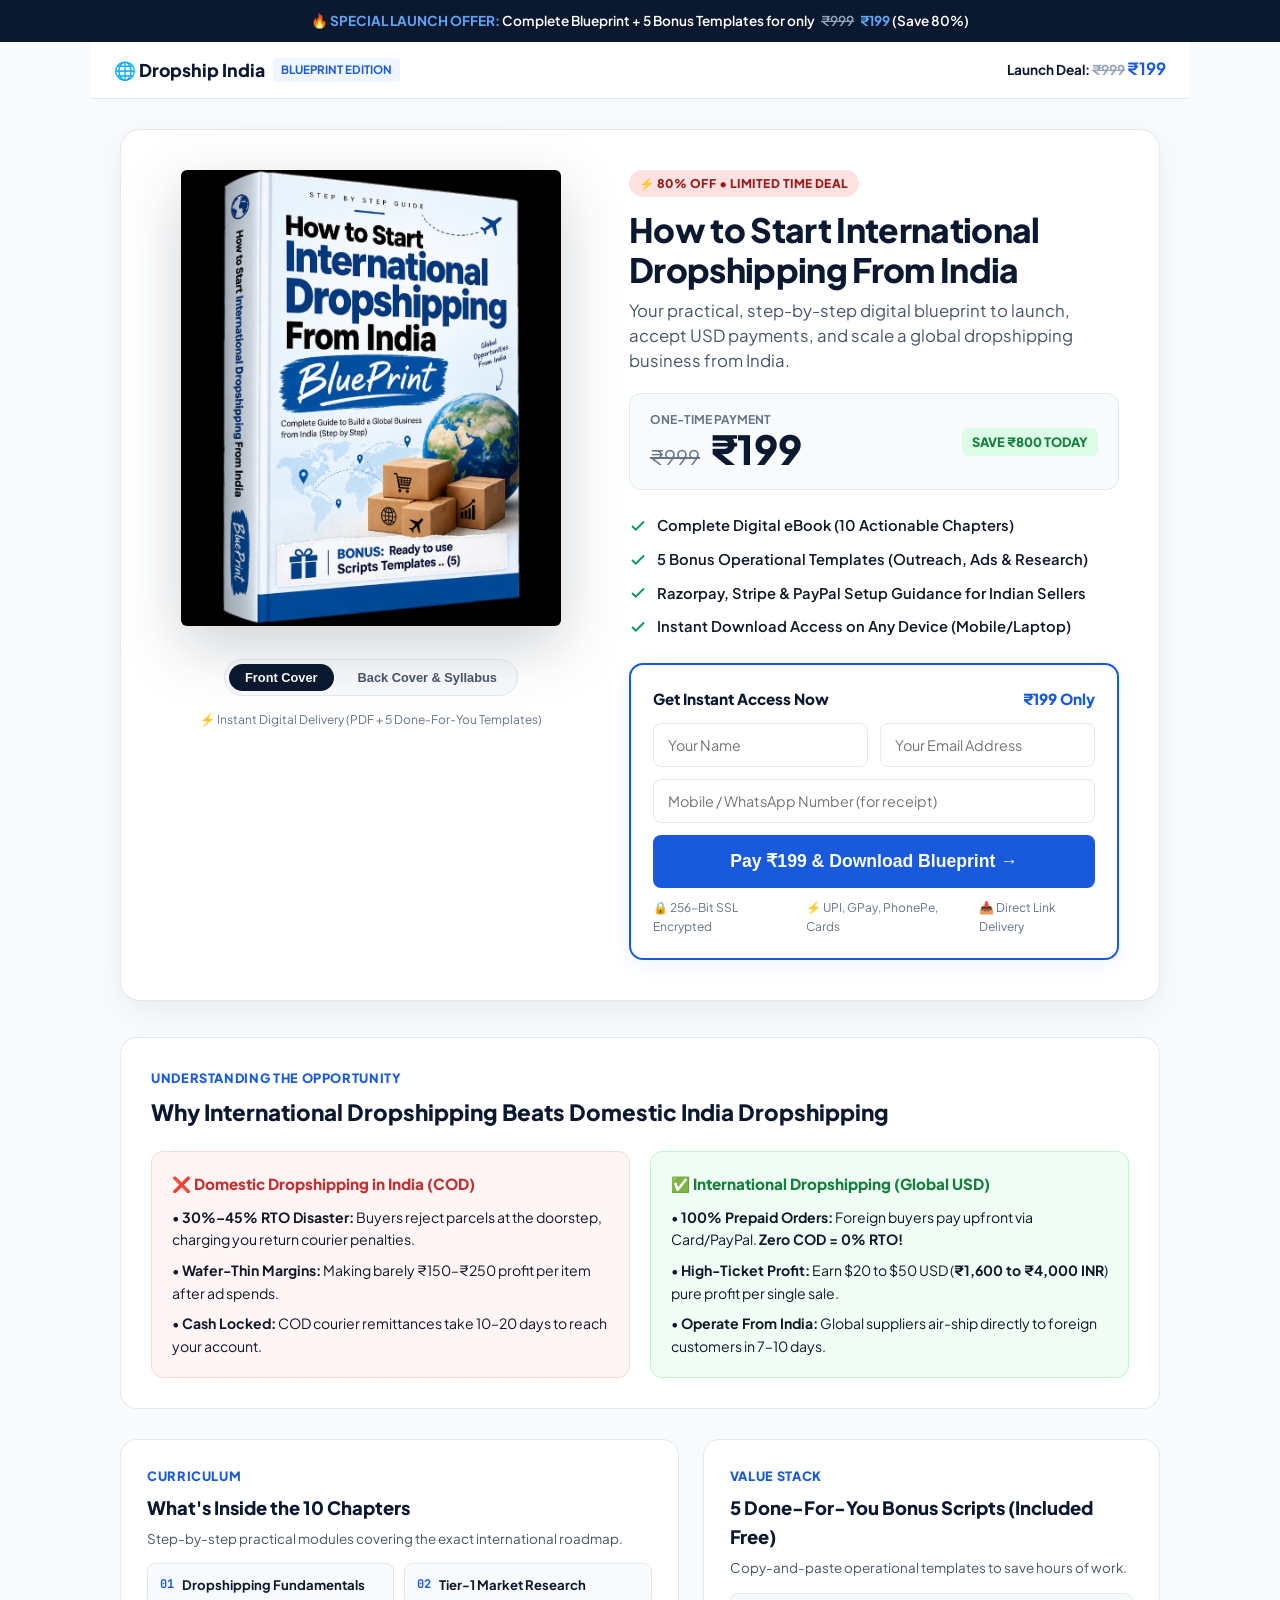
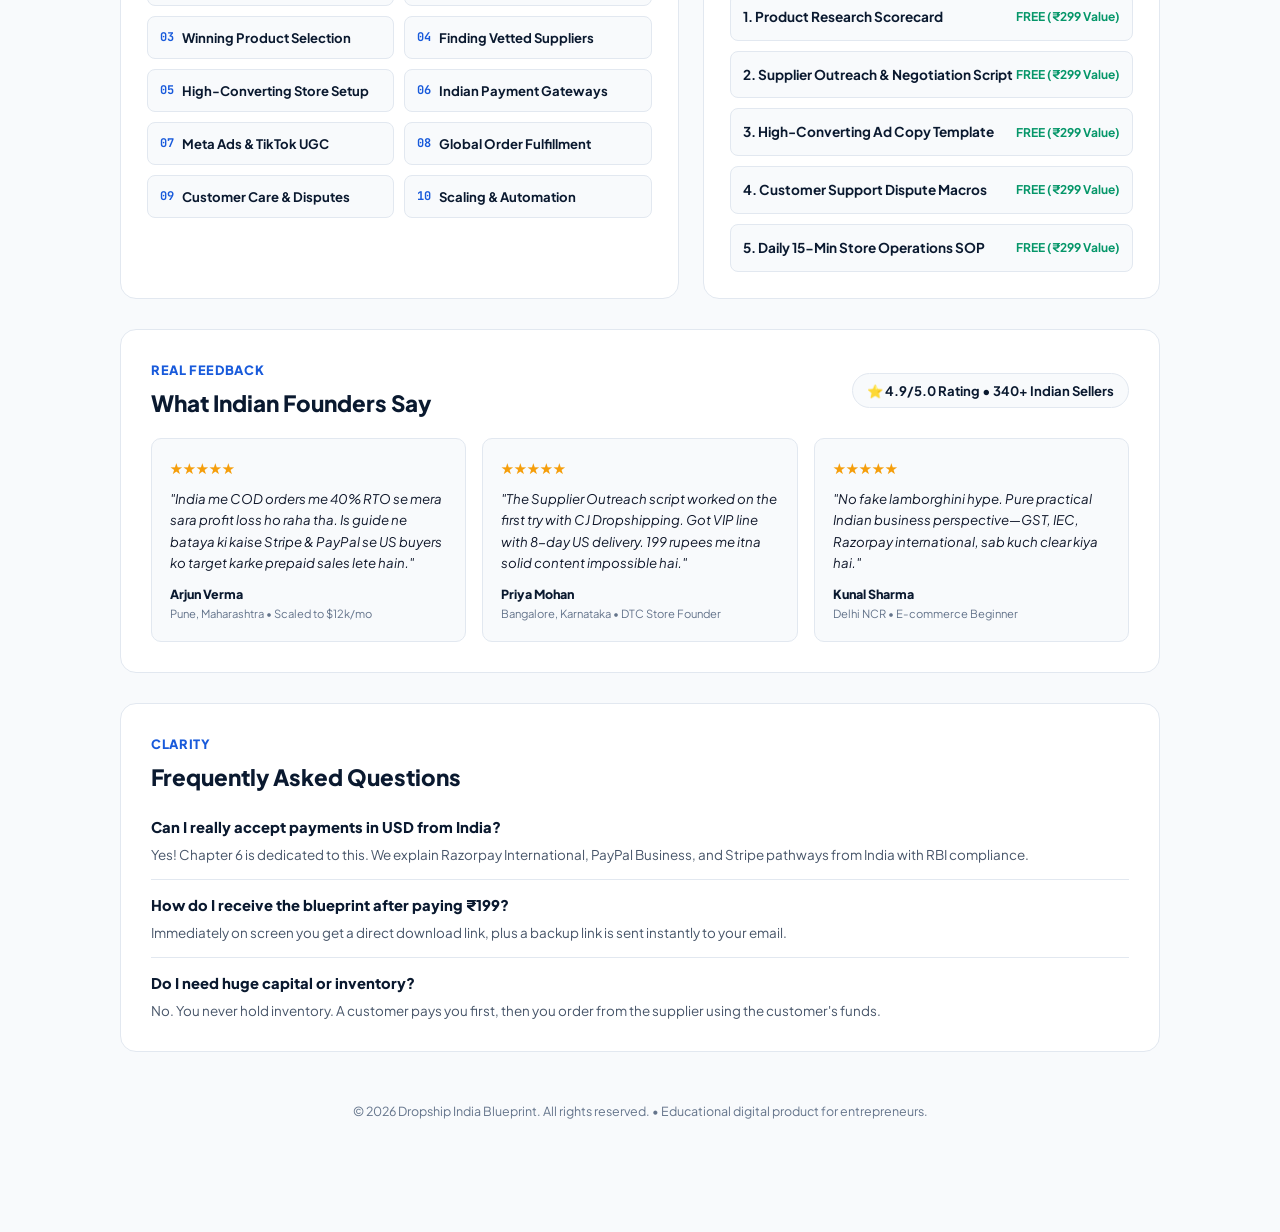
<file: index.html>
<!DOCTYPE html>
<html lang="en">
<head>
  <meta charset="UTF-8">
  <meta name="viewport" content="width=device-width, initial-scale=1.0">

  <!-- Meta Pixel Code -->
  <script>
    !function(f,b,e,v,n,t,s)
    {if(f.fbq)return;n=f.fbq=function(){n.callMethod?
    n.callMethod.apply(n,arguments):n.queue.push(arguments)};
    if(!f._fbq)f._fbq=n;n.push=n;n.loaded=!0;n.version='2.0';
    n.queue=[];t=b.createElement(e);t.async=!0;
    t.src=v;s=b.getElementsByTagName(e)[0];
    s.parentNode.insertBefore(t,s)}(window, document,'script',
    'https://connect.facebook.net/en_US/fbevents.js');
    fbq('init', '4879107795666392');
    fbq('track', 'PageView');
  </script>
  <noscript><img height="1" width="1" style="display:none"
    src="https://www.facebook.com/tr?id=4879107795666392&ev=PageView&noscript=1"
  /></noscript>
  <!-- End Meta Pixel Code -->

  <title>How to Start International Dropshipping From India | Blueprint (₹199)</title>
  <meta name="description" content="Step-by-step practical blueprint for Indian entrepreneurs to build an international dropshipping business. Get the eBook + 5 bonus scripts for just ₹199.">

  <!-- Fonts -->
  <link rel="preconnect" href="https://fonts.googleapis.com">
  <link rel="preconnect" href="https://fonts.gstatic.com" crossorigin>
  <link href="https://fonts.googleapis.com/css2?family=Plus+Jakarta+Sans:wght@400;500;600;700;800;900&family=JetBrains+Mono:wght@500;700&display=swap" rel="stylesheet">

  <!-- Razorpay SDK -->
  <script src="https://checkout.razorpay.com/v1/checkout.js"></script>

  <style>
    :root {
      --bg: #ffffff;
      --bg-subtle: #f8fafc;
      --bg-card: #ffffff;
      --border: #e2e8f0;
      --text: #0f172a;
      --text-muted: #475569;
      --text-light: #64748b;
      --navy: #0a192f;
      --blue: #185adb;
      --blue-hover: #1246aa;
      --blue-soft: #eff6ff;
      --green: #059669;
      --green-soft: #ecfdf5;
      --font: 'Plus Jakarta Sans', sans-serif;
    }

    * { box-sizing: border-box; margin: 0; padding: 0; }
    body {
      font-family: var(--font);
      background-color: #f8fafc;
      color: var(--text);
      line-height: 1.6;
      -webkit-font-smoothing: antialiased;
      padding-bottom: 60px;
    }

    .top-banner {
      background: var(--navy);
      color: #fff;
      text-align: center;
      padding: 10px 16px;
      font-size: 0.85rem;
      font-weight: 600;
    }
    .top-banner strong { color: #60a5fa; }
    .top-banner del { color: #94a3b8; margin: 0 4px; }

    .site-nav {
      background: #ffffff;
      border-bottom: 1px solid var(--border);
      padding: 14px 24px;
      display: flex;
      align-items: center;
      justify-content: space-between;
      max-width: 1100px;
      margin: 0 auto;
    }
    .brand-mark {
      font-size: 1.1rem;
      font-weight: 800;
      color: var(--navy);
      display: flex;
      align-items: center;
      gap: 8px;
    }
    .brand-tag {
      background: var(--blue-soft);
      color: var(--blue);
      font-size: 0.72rem;
      font-weight: 700;
      padding: 3px 8px;
      border-radius: 4px;
      text-transform: uppercase;
    }

    .container {
      max-width: 1080px;
      margin: 30px auto;
      padding: 0 20px;
    }

    /* Main Product Card */
    .product-main-card {
      background: #ffffff;
      border: 1px solid var(--border);
      border-radius: 20px;
      box-shadow: 0 10px 35px -5px rgba(15, 23, 42, 0.08);
      padding: 40px;
      display: grid;
      grid-template-columns: 420px 1fr;
      gap: 48px;
      margin-bottom: 36px;
    }

    /* Left: Visual Column */
    .product-visual-col {
      display: flex;
      flex-direction: column;
      align-items: center;
    }
    .book-image-wrap {
      width: 100%;
      max-width: 380px;
      position: relative;
      margin-bottom: 16px;
    }
    .book-main-img {
      width: 100%;
      height: auto;
      border-radius: 6px;
      filter: drop-shadow(0 20px 30px rgba(15, 23, 42, 0.2));
      transition: opacity 0.2s ease;
    }
    .view-toggle-wrap {
      display: flex;
      gap: 8px;
      margin-top: 10px;
      background: var(--bg-subtle);
      padding: 4px;
      border-radius: 999px;
      border: 1px solid var(--border);
    }
    .view-btn {
      padding: 6px 16px;
      font-size: 0.8rem;
      font-weight: 700;
      color: var(--text-muted);
      background: none;
      border: none;
      border-radius: 999px;
      cursor: pointer;
    }
    .view-btn.active {
      background: var(--navy);
      color: #fff;
    }

    /* Right: Details & Direct Checkout */
    .product-info-col {
      display: flex;
      flex-direction: column;
    }
    .deal-badge {
      display: inline-flex;
      align-items: center;
      gap: 6px;
      background: #fee2e2;
      color: #991b1b;
      font-size: 0.75rem;
      font-weight: 800;
      padding: 4px 10px;
      border-radius: 999px;
      width: fit-content;
      margin-bottom: 12px;
      text-transform: uppercase;
      letter-spacing: 0.04em;
    }
    .product-title {
      font-size: 2.1rem;
      font-weight: 900;
      color: var(--navy);
      line-height: 1.2;
      margin-bottom: 8px;
      letter-spacing: -0.02em;
    }
    .product-subtitle {
      font-size: 1.05rem;
      color: var(--text-muted);
      margin-bottom: 20px;
      line-height: 1.5;
    }

    /* Price Block */
    .price-box {
      background: var(--bg-subtle);
      border: 1px solid var(--border);
      border-radius: 12px;
      padding: 16px 20px;
      display: flex;
      align-items: center;
      justify-content: space-between;
      margin-bottom: 24px;
    }
    .price-left {
      display: flex;
      align-items: baseline;
      gap: 10px;
    }
    .price-cut {
      font-size: 1.25rem;
      color: var(--text-light);
      text-decoration: line-through;
    }
    .price-current {
      font-size: 2.5rem;
      font-weight: 900;
      color: var(--navy);
      line-height: 1;
    }
    .save-tag {
      background: #dcfce7;
      color: #15803d;
      font-size: 0.8rem;
      font-weight: 800;
      padding: 4px 10px;
      border-radius: 6px;
    }

    /* What you get bullets */
    .included-list {
      list-style: none;
      display: flex;
      flex-direction: column;
      gap: 10px;
      margin-bottom: 24px;
    }
    .included-list li {
      font-size: 0.92rem;
      font-weight: 600;
      color: var(--text);
      display: flex;
      align-items: center;
      gap: 10px;
    }
    .included-list li svg {
      color: var(--green);
      flex-shrink: 0;
    }

    /* Direct On-Page Buy Form */
    .buy-form-box {
      background: #ffffff;
      border: 2px solid var(--blue);
      border-radius: 14px;
      padding: 22px;
      box-shadow: 0 4px 20px rgba(24, 90, 219, 0.08);
    }
    .form-heading {
      font-size: 0.95rem;
      font-weight: 800;
      color: var(--navy);
      margin-bottom: 12px;
      display: flex;
      align-items: center;
      justify-content: space-between;
    }
    .form-inputs-grid {
      display: grid;
      grid-template-columns: 1fr 1fr;
      gap: 12px;
      margin-bottom: 12px;
    }
    .form-field {
      width: 100%;
      padding: 12px 14px;
      border: 1px solid var(--border);
      border-radius: 8px;
      font-family: inherit;
      font-size: 0.9rem;
    }
    .form-field:focus {
      outline: none;
      border-color: var(--blue);
      box-shadow: 0 0 0 3px rgba(24, 90, 219, 0.15);
    }
    .pay-btn {
      width: 100%;
      background: var(--blue);
      color: #ffffff;
      padding: 16px;
      font-size: 1.1rem;
      font-weight: 800;
      border: none;
      border-radius: 8px;
      cursor: pointer;
      display: flex;
      align-items: center;
      justify-content: center;
      gap: 8px;
      transition: background 0.2s;
    }
    .pay-btn:hover {
      background: var(--blue-hover);
    }
    .pay-trust {
      display: flex;
      align-items: center;
      justify-content: center;
      gap: 16px;
      margin-top: 10px;
      font-size: 0.75rem;
      color: var(--text-light);
    }

    /* Comparison Bar (Why International Dropshipping) */
    .quick-why-box {
      background: #ffffff;
      border: 1px solid var(--border);
      border-radius: 16px;
      padding: 30px;
      margin-bottom: 30px;
    }
    .section-label {
      font-size: 0.8rem;
      font-weight: 800;
      color: var(--blue);
      text-transform: uppercase;
      letter-spacing: 0.05em;
      margin-bottom: 6px;
    }
    .section-h {
      font-size: 1.4rem;
      font-weight: 800;
      color: var(--navy);
      margin-bottom: 20px;
    }
    .versus-grid {
      display: grid;
      grid-template-columns: 1fr 1fr;
      gap: 20px;
    }
    .versus-col {
      padding: 20px;
      border-radius: 12px;
      font-size: 0.88rem;
    }
    .versus-bad {
      background: #fff5f5;
      border: 1px solid #fed7d7;
    }
    .versus-good {
      background: #f0fdf4;
      border: 1px solid #bbf7d0;
    }
    .versus-title {
      font-weight: 800;
      margin-bottom: 10px;
      font-size: 0.95rem;
    }
    .versus-bad .versus-title { color: #c53030; }
    .versus-good .versus-title { color: #15803d; }
    .versus-list {
      list-style: none;
      display: flex;
      flex-direction: column;
      gap: 8px;
    }

    /* Syllabus & Bonuses Combined */
    .content-breakdown {
      display: grid;
      grid-template-columns: 1.1fr 0.9fr;
      gap: 24px;
      margin-bottom: 30px;
    }
    .content-box {
      background: #ffffff;
      border: 1px solid var(--border);
      border-radius: 16px;
      padding: 26px;
    }
    .chapter-tags-grid {
      display: grid;
      grid-template-columns: 1fr 1fr;
      gap: 10px;
      margin-top: 14px;
    }
    .chapter-tag-item {
      background: var(--bg-subtle);
      border: 1px solid var(--border);
      border-radius: 8px;
      padding: 10px 12px;
      font-size: 0.82rem;
      font-weight: 700;
      color: var(--navy);
      display: flex;
      align-items: center;
      gap: 8px;
    }
    .chapter-tag-num {
      color: var(--blue);
      font-family: 'JetBrains Mono', monospace;
      font-size: 0.75rem;
    }

    .bonus-pill-list {
      display: flex;
      flex-direction: column;
      gap: 10px;
      margin-top: 14px;
    }
    .bonus-pill-card {
      background: var(--bg-subtle);
      border: 1px solid var(--border);
      border-radius: 8px;
      padding: 12px;
      display: flex;
      align-items: center;
      justify-content: space-between;
      font-size: 0.85rem;
    }
    .bonus-pill-card strong { color: var(--navy); }
    .bonus-pill-card span { color: var(--green); font-weight: 700; font-size: 0.75rem; }

    /* Customer Reviews */
    .reviews-card-box {
      background: #ffffff;
      border: 1px solid var(--border);
      border-radius: 16px;
      padding: 30px;
      margin-bottom: 30px;
    }
    .review-mini-grid {
      display: grid;
      grid-template-columns: repeat(3, 1fr);
      gap: 16px;
      margin-top: 16px;
    }
    .review-mini-item {
      background: var(--bg-subtle);
      border: 1px solid var(--border);
      border-radius: 10px;
      padding: 18px;
      display: flex;
      flex-direction: column;
      justify-content: space-between;
    }
    .review-stars { color: #f59e0b; font-size: 0.9rem; margin-bottom: 8px; }
    .review-body { font-size: 0.83rem; color: var(--text); font-style: italic; margin-bottom: 12px; }
    .review-author { font-size: 0.78rem; font-weight: 800; color: var(--navy); }
    .review-auth-loc { font-size: 0.7rem; color: var(--text-light); }

    /* Simple FAQ */
    .faq-mini-box {
      background: #ffffff;
      border: 1px solid var(--border);
      border-radius: 16px;
      padding: 30px;
      margin-bottom: 30px;
    }
    .faq-mini-q {
      margin-bottom: 14px;
      padding-bottom: 14px;
      border-bottom: 1px solid var(--border);
    }
    .faq-mini-q:last-child { margin-bottom: 0; padding-bottom: 0; border-bottom: none; }
    .faq-title { font-weight: 800; font-size: 0.92rem; color: var(--navy); margin-bottom: 4px; }
    .faq-ans { font-size: 0.84rem; color: var(--text-muted); }

    /* Footer */
    .footer-mini {
      text-align: center;
      font-size: 0.78rem;
      color: var(--text-light);
      padding: 20px 0;
    }

    /* Modal for Instant Access Confirmation */
    .modal-overlay {
      position: fixed; inset: 0; background: rgba(10, 25, 47, 0.75);
      backdrop-filter: blur(4px); display: none; align-items: center; justify-content: center; z-index: 1000; padding: 20px;
    }
    .modal-overlay.open { display: flex; }
    .modal-inner {
      background: #fff; border-radius: 16px; max-width: 500px; width: 100%; padding: 32px; text-align: center;
      box-shadow: 0 25px 50px rgba(0,0,0,0.25);
    }

    @media (max-width: 860px) {
      .product-main-card {
        grid-template-columns: 1fr;
        padding: 24px;
        gap: 30px;
      }
      .versus-grid, .content-breakdown, .review-mini-grid, .form-inputs-grid {
        grid-template-columns: 1fr;
      }
      .chapter-tags-grid {
        grid-template-columns: 1fr;
      }
    }
  </style>
</head>
<body>

  <!-- Top Deal Ribbon -->
  <div class="top-banner">
    🔥 <strong>SPECIAL LAUNCH OFFER:</strong> Complete Blueprint + 5 Bonus Templates for only <del>₹999</del> <strong>₹199</strong> (Save 80%)
  </div>

  <!-- Header -->
  <nav class="site-nav">
    <div class="brand-mark">
      <span>🌐 Dropship India</span>
      <span class="brand-tag">Blueprint Edition</span>
    </div>
    <div style="font-size: 0.85rem; font-weight: 700; color: var(--navy);">
      Launch Deal: <del style="color:#94a3b8;">₹999</del> <span style="color:var(--blue); font-size:1.05rem;">₹199</span>
    </div>
  </nav>

  <main class="container">

    <!-- ==================== MAIN PRODUCT SHOWCASE & CHECKOUT ==================== -->
    <section class="product-main-card">
      
      <!-- Visual Column -->
      <div class="product-visual-col">
        <div class="book-image-wrap">
          <img src="assets/images/book-front.jpg" alt="Blueprint eBook Cover Mockup" class="book-main-img" id="bookImg">
        </div>
        <div class="view-toggle-wrap">
          <button class="view-btn active" id="btnFront" onclick="showCover('front')">Front Cover</button>
          <button class="view-btn" id="btnBack" onclick="showCover('back')">Back Cover & Syllabus</button>
        </div>
        <div style="margin-top: 14px; font-size: 0.75rem; color: var(--text-light); text-align: center;">
          ⚡ Instant Digital Delivery (PDF + 5 Done-For-You Templates)
        </div>
      </div>

      <!-- Info & Direct Buy Column -->
      <div class="product-info-col">
        <div class="deal-badge">⚡ 80% OFF • LIMITED TIME DEAL</div>
        
        <h1 class="product-title">How to Start International Dropshipping From India</h1>
        <p class="product-subtitle">
          Your practical, step-by-step digital blueprint to launch, accept USD payments, and scale a global dropshipping business from India.
        </p>

        <!-- Price Anchor -->
        <div class="price-box">
          <div>
            <div style="font-size: 0.75rem; font-weight: 700; color: var(--text-light); text-transform: uppercase;">One-Time Payment</div>
            <div class="price-left">
              <span class="price-cut">₹999</span>
              <span class="price-current">₹199</span>
            </div>
          </div>
          <span class="save-tag">SAVE ₹800 TODAY</span>
        </div>

        <!-- Inclusions Checklist -->
        <ul class="included-list">
          <li>
            <svg width="18" height="18" viewBox="0 0 24 24" fill="none" stroke="currentColor" stroke-width="2.5"><polyline points="20 6 9 17 4 12"></polyline></svg>
            <span>Complete Digital eBook (10 Actionable Chapters)</span>
          </li>
          <li>
            <svg width="18" height="18" viewBox="0 0 24 24" fill="none" stroke="currentColor" stroke-width="2.5"><polyline points="20 6 9 17 4 12"></polyline></svg>
            <span>5 Bonus Operational Templates (Outreach, Ads & Research)</span>
          </li>
          <li>
            <svg width="18" height="18" viewBox="0 0 24 24" fill="none" stroke="currentColor" stroke-width="2.5"><polyline points="20 6 9 17 4 12"></polyline></svg>
            <span>Razorpay, Stripe & PayPal Setup Guidance for Indian Sellers</span>
          </li>
          <li>
            <svg width="18" height="18" viewBox="0 0 24 24" fill="none" stroke="currentColor" stroke-width="2.5"><polyline points="20 6 9 17 4 12"></polyline></svg>
            <span>Instant Download Access on Any Device (Mobile/Laptop)</span>
          </li>
        </ul>

        <!-- Direct Purchase Action Form -->
        <div class="buy-form-box">
          <div class="form-heading">
            <span>Get Instant Access Now</span>
            <span style="color: var(--blue);">₹199 Only</span>
          </div>

          <form id="instantBuyForm" onsubmit="processPayment(event)">
            <div class="form-inputs-grid">
              <input type="text" id="custName" class="form-field" placeholder="Your Name" required>
              <input type="email" id="custEmail" class="form-field" placeholder="Your Email Address" required>
            </div>
            <input type="tel" id="custPhone" class="form-field" placeholder="Mobile / WhatsApp Number (for receipt)" style="margin-bottom: 12px;" required>

            <button type="submit" class="pay-btn" id="payButton">
              Pay ₹199 & Download Blueprint &rarr;
            </button>
          </form>

          <div class="pay-trust">
            <span>🔒 256-Bit SSL Encrypted</span>
            <span>⚡ UPI, GPay, PhonePe, Cards</span>
            <span>📥 Direct Link Delivery</span>
          </div>
        </div>

      </div>

    </section>

    <!-- ==================== WHAT IS INTERNATIONAL DROPSHIPPING ==================== -->
    <section class="quick-why-box">
      <div class="section-label">Understanding The Opportunity</div>
      <h2 class="section-h">Why International Dropshipping Beats Domestic India Dropshipping</h2>

      <div class="versus-grid">
        <div class="versus-col versus-bad">
          <div class="versus-title">❌ Domestic Dropshipping in India (COD)</div>
          <ul class="versus-list">
            <li>• <strong>30%–45% RTO Disaster:</strong> Buyers reject parcels at the doorstep, charging you return courier penalties.</li>
            <li>• <strong>Wafer-Thin Margins:</strong> Making barely ₹150–₹250 profit per item after ad spends.</li>
            <li>• <strong>Cash Locked:</strong> COD courier remittances take 10–20 days to reach your account.</li>
          </ul>
        </div>

        <div class="versus-col versus-good">
          <div class="versus-title">✅ International Dropshipping (Global USD)</div>
          <ul class="versus-list">
            <li>• <strong>100% Prepaid Orders:</strong> Foreign buyers pay upfront via Card/PayPal. <strong>Zero COD = 0% RTO!</strong></li>
            <li>• <strong>High-Ticket Profit:</strong> Earn $20 to $50 USD (<strong>₹1,600 to ₹4,000 INR</strong>) pure profit per single sale.</li>
            <li>• <strong>Operate From India:</strong> Global suppliers air-ship directly to foreign customers in 7–10 days.</li>
          </ul>
        </div>
      </div>
    </section>

    <!-- ==================== WHAT'S INSIDE + BONUSES ==================== -->
    <section class="content-breakdown">
      
      <!-- Chapters -->
      <div class="content-box">
        <div class="section-label">Curriculum</div>
        <h3 style="font-size: 1.15rem; font-weight: 800; color: var(--navy); margin-bottom: 6px;">
          What's Inside the 10 Chapters
        </h3>
        <p style="font-size: 0.84rem; color: var(--text-muted);">Step-by-step practical modules covering the exact international roadmap.</p>

        <div class="chapter-tags-grid">
          <div class="chapter-tag-item"><span class="chapter-tag-num">01</span> Dropshipping Fundamentals</div>
          <div class="chapter-tag-item"><span class="chapter-tag-num">02</span> Tier-1 Market Research</div>
          <div class="chapter-tag-item"><span class="chapter-tag-num">03</span> Winning Product Selection</div>
          <div class="chapter-tag-item"><span class="chapter-tag-num">04</span> Finding Vetted Suppliers</div>
          <div class="chapter-tag-item"><span class="chapter-tag-num">05</span> High-Converting Store Setup</div>
          <div class="chapter-tag-item"><span class="chapter-tag-num">06</span> Indian Payment Gateways</div>
          <div class="chapter-tag-item"><span class="chapter-tag-num">07</span> Meta Ads & TikTok UGC</div>
          <div class="chapter-tag-item"><span class="chapter-tag-num">08</span> Global Order Fulfillment</div>
          <div class="chapter-tag-item"><span class="chapter-tag-num">09</span> Customer Care & Disputes</div>
          <div class="chapter-tag-item"><span class="chapter-tag-num">10</span> Scaling & Automation</div>
        </div>
      </div>

      <!-- 5 Bonuses -->
      <div class="content-box">
        <div class="section-label">Value Stack</div>
        <h3 style="font-size: 1.15rem; font-weight: 800; color: var(--navy); margin-bottom: 6px;">
          5 Done-For-You Bonus Scripts (Included Free)
        </h3>
        <p style="font-size: 0.84rem; color: var(--text-muted);">Copy-and-paste operational templates to save hours of work.</p>

        <div class="bonus-pill-list">
          <div class="bonus-pill-card">
            <strong>1. Product Research Scorecard</strong>
            <span>FREE (₹299 Value)</span>
          </div>
          <div class="bonus-pill-card">
            <strong>2. Supplier Outreach & Negotiation Script</strong>
            <span>FREE (₹299 Value)</span>
          </div>
          <div class="bonus-pill-card">
            <strong>3. High-Converting Ad Copy Template</strong>
            <span>FREE (₹299 Value)</span>
          </div>
          <div class="bonus-pill-card">
            <strong>4. Customer Support Dispute Macros</strong>
            <span>FREE (₹299 Value)</span>
          </div>
          <div class="bonus-pill-card">
            <strong>5. Daily 15-Min Store Operations SOP</strong>
            <span>FREE (₹299 Value)</span>
          </div>
        </div>
      </div>

    </section>

    <!-- ==================== CUSTOMER REVIEWS ==================== -->
    <section class="reviews-card-box">
      <div style="display: flex; align-items: center; justify-content: space-between; flex-wrap: wrap; gap: 10px;">
        <div>
          <div class="section-label">Real Feedback</div>
          <h2 class="section-h" style="margin-bottom: 0;">What Indian Founders Say</h2>
        </div>
        <div style="background: var(--bg-subtle); padding: 6px 14px; border-radius: 999px; border: 1px solid var(--border); font-size: 0.82rem; font-weight: 700; color: var(--navy);">
          ⭐ 4.9/5.0 Rating • 340+ Indian Sellers
        </div>
      </div>

      <div class="review-mini-grid">
        <div class="review-mini-item">
          <div>
            <div class="review-stars">★★★★★</div>
            <p class="review-body">
              "India me COD orders me 40% RTO se mera sara profit loss ho raha tha. Is guide ne bataya ki kaise Stripe & PayPal se US buyers ko target karke prepaid sales lete hain."
            </p>
          </div>
          <div>
            <div class="review-author">Arjun Verma</div>
            <div class="review-auth-loc">Pune, Maharashtra • Scaled to $12k/mo</div>
          </div>
        </div>

        <div class="review-mini-item">
          <div>
            <div class="review-stars">★★★★★</div>
            <p class="review-body">
              "The Supplier Outreach script worked on the first try with CJ Dropshipping. Got VIP line with 8-day US delivery. 199 rupees me itna solid content impossible hai."
            </p>
          </div>
          <div>
            <div class="review-author">Priya Mohan</div>
            <div class="review-auth-loc">Bangalore, Karnataka • DTC Store Founder</div>
          </div>
        </div>

        <div class="review-mini-item">
          <div>
            <div class="review-stars">★★★★★</div>
            <p class="review-body">
              "No fake lamborghini hype. Pure practical Indian business perspective—GST, IEC, Razorpay international, sab kuch clear kiya hai."
            </p>
          </div>
          <div>
            <div class="review-author">Kunal Sharma</div>
            <div class="review-auth-loc">Delhi NCR • E-commerce Beginner</div>
          </div>
        </div>
      </div>
    </section>

    <!-- ==================== SIMPLE FAQ ==================== -->
    <section class="faq-mini-box">
      <div class="section-label">Clarity</div>
      <h2 class="section-h">Frequently Asked Questions</h2>

      <div class="faq-mini-q">
        <div class="faq-title">Can I really accept payments in USD from India?</div>
        <div class="faq-ans">Yes! Chapter 6 is dedicated to this. We explain Razorpay International, PayPal Business, and Stripe pathways from India with RBI compliance.</div>
      </div>

      <div class="faq-mini-q">
        <div class="faq-title">How do I receive the blueprint after paying ₹199?</div>
        <div class="faq-ans">Immediately on screen you get a direct download link, plus a backup link is sent instantly to your email.</div>
      </div>

      <div class="faq-mini-q">
        <div class="faq-title">Do I need huge capital or inventory?</div>
        <div class="faq-ans">No. You never hold inventory. A customer pays you first, then you order from the supplier using the customer's funds.</div>
      </div>
    </section>

    <!-- Footer -->
    <footer class="footer-mini">
      © 2026 Dropship India Blueprint. All rights reserved. • Educational digital product for entrepreneurs.
    </footer>

  </main>

  <!-- ==================== CONFIRMATION MODAL ==================== -->
  <div class="modal-overlay" id="successModal">
    <div class="modal-inner" style="max-width: 480px; text-align: center; padding: 32px 28px;">
      <div style="width: 60px; height: 60px; background: #ecfdf5; color: #059669; border: 2px solid #a7f3d0; border-radius: 50%; display: flex; align-items: center; justify-content: center; margin: 0 auto 16px; box-shadow: 0 0 20px rgba(16, 185, 129, 0.2);">
        <svg width="32" height="32" viewBox="0 0 24 24" fill="none" stroke="currentColor" stroke-width="2.5"><polyline points="20 6 9 17 4 12"></polyline></svg>
      </div>
      <span style="display: inline-block; background: #ecfdf5; color: #065f46; font-size: 0.75rem; font-weight: 800; padding: 4px 10px; border-radius: 999px; text-transform: uppercase; letter-spacing: 0.05em; margin-bottom: 8px;">Payment Verified & Confirmed</span>
      <h3 style="font-size: 1.5rem; font-weight: 800; color: #0f172a; margin-bottom: 8px;">Access Your Blueprint Now!</h3>
      <p style="font-size: 0.9rem; color: #475569; margin-bottom: 22px; line-height: 1.5;" id="orderMsg">
        Thank you! Your payment of <strong>₹199</strong> has been verified. Click below to open and access your digital product.
      </p>

      <!-- Digital Product Access Link Box -->
      <div style="background: #f0fdf4; border: 1.5px solid #86efac; border-radius: 12px; padding: 20px; margin-bottom: 20px; text-align: center;">
        <div style="font-size: 0.82rem; font-weight: 800; color: #166534; text-transform: uppercase; letter-spacing: 0.05em; margin-bottom: 12px;">
          🚀 Your Digital Product Is Ready:
        </div>
        
        <a 
          id="productOpenLink"
          href="https://dropshipglobal.vercel.app" 
          target="_blank" 
          rel="noopener noreferrer"
          style="display: flex; align-items: center; justify-content: center; gap: 10px; width: 100%; padding: 15px 20px; background: #16a34a; color: #ffffff; text-decoration: none; border-radius: 10px; font-weight: 800; font-size: 1.05rem; box-shadow: 0 4px 14px rgba(22, 163, 74, 0.4); transition: all 0.2s ease;"
          onmouseover="this.style.background='#15803d'; this.style.transform='translateY(-1px)';"
          onmouseout="this.style.background='#16a34a'; this.style.transform='translateY(0)';"
        >
          <span>Open Link &rarr;</span>
        </a>

        <div style="margin-top: 12px; font-size: 0.8rem; color: #4b5563;">
          Opens in a new tab: <span style="font-family: monospace; color: #15803d; font-weight: 700;">dropshipglobal.vercel.app</span>
        </div>
      </div>

      <div style="display: flex; gap: 10px;">
        <button style="flex: 1; padding: 11px; background: #f1f5f9; color: #475569; border: 1px solid #cbd5e1; border-radius: 8px; font-weight: 700; font-size: 0.85rem; cursor: pointer;" onclick="document.getElementById('successModal').classList.remove('open')">
          Close Window
        </button>
      </div>
    </div>
  </div>

  <script>
    // --- Razorpay API Gateway Configuration ---
    // Connected to your Live Razorpay Account:
    window.RAZORPAY_CONFIG = {
      key_id: "rzp_live_TbXpMHWLFUG29I", // Your Live Razorpay Key
      amount: 19900,                    // 19900 paise = ₹199
      currency: "INR",
      name: "Dropship India",
      description: "International Dropshipping Blueprint (PDF + 5 Bonuses)",
      image: "assets/images/book-front.jpg"
    };

    function showCover(type) {
      const img = document.getElementById('bookImg');
      const btnF = document.getElementById('btnFront');
      const btnB = document.getElementById('btnBack');
      if (type === 'front') {
        img.src = "assets/images/book-front.jpg";
        btnF.classList.add('active');
        btnB.classList.remove('active');
      } else {
        img.src = "assets/images/book-back.jpg";
        btnB.classList.add('active');
        btnF.classList.remove('active');
      }
    }

    let currentServerOrderId = null;

    async function processPayment(e) {
      e.preventDefault();
      const name = document.getElementById('custName').value.trim();
      const email = document.getElementById('custEmail').value.trim();
      const phone = document.getElementById('custPhone').value.trim();
      const btn = document.getElementById('payButton');

      if (!name || !email || !phone) {
        alert("Please fill in Name, Email and Mobile number.");
        return;
      }

      btn.disabled = true;
      btn.textContent = "Opening Payment Gateway...";

      // Generate unique eventId for Meta CAPI & Pixel Deduplication
      const checkoutEventId = 'ev_init_' + Date.now() + '_' + Math.random().toString(36).substr(2, 7);
      window.lastCheckoutEventId = checkoutEventId;

      // Meta Pixel: InitiateCheckout Event
      try {
        if (typeof window.fbq === 'function') {
          window.fbq('track', 'InitiateCheckout', {
            value: 199.00,
            currency: 'INR',
            content_name: 'International Dropshipping Blueprint (PDF + 5 Bonuses)',
            content_type: 'product',
            num_items: 1
          }, { eventID: checkoutEventId });
        }
      } catch (fbErr) {
        console.warn('Meta Pixel InitiateCheckout error:', fbErr.message);
      }

      // Record lead as Abandoned on server immediately & trigger Server CAPI
      const urlParams = new URLSearchParams(window.location.search);
      const urlTestCode = urlParams.get('test_event_code') || '';

      try {
        const initRes = await fetch('/api/order/initiate', {
          method: 'POST',
          headers: { 'Content-Type': 'application/json' },
          body: JSON.stringify({ name, email, phone, eventId: checkoutEventId, test_code: urlTestCode })
        });
        const initData = await initRes.json();
        if (initData.success) {
          currentServerOrderId = initData.orderId;
        }

        // Cache lead locally for instant admin sync
        try {
          const cacheKey = 'dropship_admin_orders_cache';
          const cached = JSON.parse(localStorage.getItem(cacheKey) || '[]');
          cached.unshift({
            id: currentServerOrderId || `ord_${Date.now()}`,
            order_id: `lead_${(phone || '').replace(/\D/g, '') || Date.now()}`,
            name: name,
            email: email,
            phone: phone,
            amount: 199,
            status: 'ABANDONED',
            contacted: false,
            payment_id: null,
            date: new Date().toISOString()
          });
          localStorage.setItem(cacheKey, JSON.stringify(cached));
        } catch (cacheErr) {}
      } catch (e) {
        console.warn('Order initiate note:', e.message);
      }

      // Check if Razorpay SDK is loaded
      if (typeof window.Razorpay === 'undefined') {
        // Dynamically load SDK if not loaded yet
        const script = document.createElement('script');
        script.src = "https://checkout.razorpay.com/v1/checkout.js";
        script.onload = () => {
          launchRazorpay(name, email, phone, btn, urlTestCode);
        };
        script.onerror = () => {
          alert("Could not load Razorpay SDK. Please check your internet connection.");
          btn.disabled = false;
          btn.textContent = "Pay ₹199 & Download Blueprint →";
        };
        document.body.appendChild(script);
      } else {
        launchRazorpay(name, email, phone, btn, urlTestCode);
      }
    }

    function launchRazorpay(name, email, phone, btn, testCode = '') {
      try {
        const options = {
          key: window.RAZORPAY_CONFIG.key_id,
          amount: window.RAZORPAY_CONFIG.amount,
          currency: window.RAZORPAY_CONFIG.currency,
          name: window.RAZORPAY_CONFIG.name,
          description: window.RAZORPAY_CONFIG.description,
          image: window.RAZORPAY_CONFIG.image,
          prefill: {
            name: name,
            email: email,
            contact: phone
          },
          theme: {
            color: "#185adb"
          },
          handler: async function (response) {
            btn.disabled = false;
            btn.textContent = "Pay ₹199 & Download Blueprint →";

            const purchaseEventId = 'ev_pur_' + (response.razorpay_payment_id || Date.now());

            // Meta Pixel: Purchase Event (Browser deduplicated with CAPI)
            try {
              if (typeof window.fbq === 'function') {
                window.fbq('track', 'Purchase', {
                  value: 199.00,
                  currency: 'INR',
                  content_name: 'International Dropshipping Blueprint (PDF + 5 Bonuses)',
                  content_type: 'product',
                  num_items: 1
                }, { eventID: purchaseEventId });
              }
            } catch (fbErr) {
              console.warn('Meta Pixel Purchase error:', fbErr.message);
            }

            // Mark order as PAID on server & trigger Server CAPI Purchase event
            try {
              await fetch('/api/order/complete', {
                method: 'POST',
                headers: { 'Content-Type': 'application/json' },
                body: JSON.stringify({
                  orderId: currentServerOrderId,
                  name: name,
                  email: email,
                  phone: phone,
                  amount: 199,
                  payment_id: response.razorpay_payment_id,
                  eventId: purchaseEventId,
                  test_code: testCode
                })
              });
            } catch (e) {
              console.warn('Order complete mark note:', e.message);
            }

            // Immediately mark order as PAID in shared local cache
            try {
              const cacheKey = 'dropship_admin_orders_cache';
              const cached = JSON.parse(localStorage.getItem(cacheKey) || '[]');
              const matched = cached.find(o => (currentServerOrderId && o.id === currentServerOrderId) || (o.phone && o.phone === phone));
              if (matched) {
                matched.status = 'PAID';
                matched.payment_id = response.razorpay_payment_id;
              } else {
                cached.unshift({
                  id: currentServerOrderId || `ord_${Date.now()}`,
                  name: name,
                  email: email,
                  phone: phone,
                  amount: 199,
                  status: 'PAID',
                  contacted: false,
                  payment_id: response.razorpay_payment_id,
                  date: new Date().toISOString()
                });
              }
              localStorage.setItem(cacheKey, JSON.stringify(cached));
            } catch (cErr) {}

            finishOrder(name, email, response.razorpay_payment_id);
          },
          modal: {
            ondismiss: function () {
              btn.disabled = false;
              btn.textContent = "Pay ₹199 & Download Blueprint →";
            }
          }
        };

        const rzp = new window.Razorpay(options);
        rzp.on('payment.failed', function (failedRes) {
          alert('Payment was not completed: ' + (failedRes.error.description || 'Cancelled'));
          btn.disabled = false;
          btn.textContent = "Pay ₹199 & Download Blueprint →";
        });
        rzp.open();

      } catch (err) {
        console.error("Razorpay Launch Error:", err);
        alert("Could not launch Razorpay: " + err.message);
        btn.disabled = false;
        btn.textContent = "Pay ₹199 & Download Blueprint →";
      }
    }

    function finishOrder(name, email, payId) {
      const btn = document.getElementById('payButton');
      btn.disabled = false;
      btn.textContent = "Pay ₹199 & Download Blueprint →";
      document.getElementById('orderMsg').innerHTML = `
        Thank you <strong>${name}</strong>! Your transaction <code>${payId}</code> of <strong>₹199</strong> is verified. Click <strong>"Open Link"</strong> below to access your digital product.
      `;
      document.getElementById('successModal').classList.add('open');
    }
  </script>

</body>
</html>
</file>
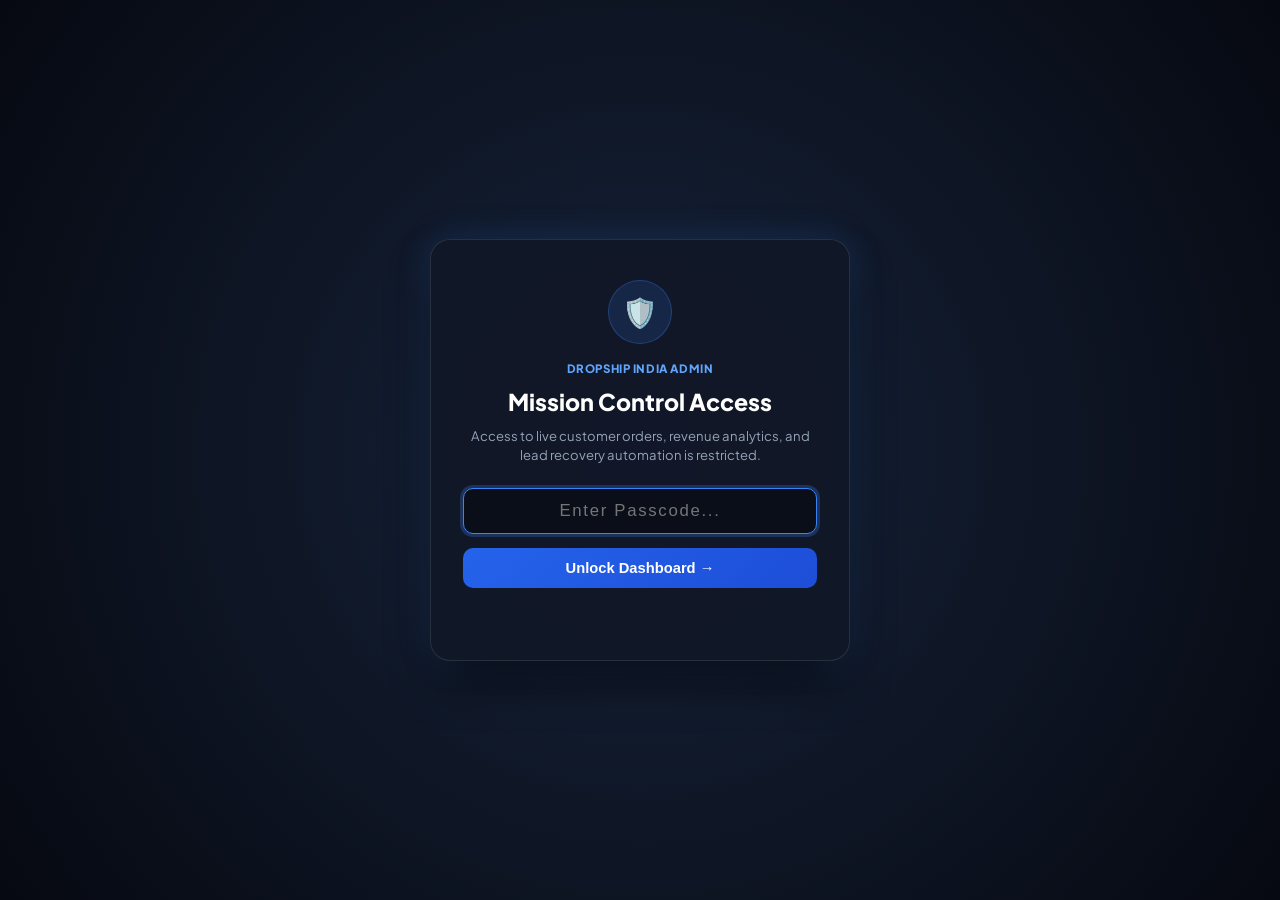
<file: admin.html>
<!DOCTYPE html>
<html lang="en">
<head>
  <meta charset="UTF-8">
  <meta name="viewport" content="width=device-width, initial-scale=1.0">
  <title>Dropship India | Advanced Executive Command Center</title>
  
  <link rel="preconnect" href="https://fonts.googleapis.com">
  <link rel="preconnect" href="https://fonts.gstatic.com" crossorigin>
  <link href="https://fonts.googleapis.com/css2?family=Plus+Jakarta+Sans:wght@400;500;600;700;800;900&family=JetBrains+Mono:wght@500;700&display=swap" rel="stylesheet">

  <style>
    :root {
      --bg: #090d16;
      --surface: #111827;
      --surface-elevated: #1a2234;
      --surface-border: #222f46;
      --surface-border-subtle: rgba(255, 255, 255, 0.07);
      
      --text-main: #f8fafc;
      --text-muted: #94a3b8;
      --text-light: #64748b;
      
      --brand-blue: #3b82f6;
      --brand-blue-hover: #2563eb;
      --brand-indigo: #6366f1;
      
      --success: #10b981;
      --success-soft: rgba(16, 185, 129, 0.12);
      --success-border: rgba(16, 185, 129, 0.3);
      
      --danger: #f43f5e;
      --danger-soft: rgba(244, 63, 94, 0.12);
      --danger-border: rgba(244, 63, 94, 0.3);
      
      --warning: #f59e0b;
      --warning-soft: rgba(245, 158, 11, 0.12);
      --warning-border: rgba(245, 158, 11, 0.3);
      
      --purple: #a855f7;
      --purple-soft: rgba(168, 85, 247, 0.12);
      
      --font: 'Plus Jakarta Sans', sans-serif;
      --font-mono: 'JetBrains Mono', monospace;
    }

    * { box-sizing: border-box; margin: 0; padding: 0; }
    body {
      font-family: var(--font);
      background-color: var(--bg);
      color: var(--text-main);
      line-height: 1.5;
      padding: 24px 20px 60px;
      min-height: 100vh;
    }

    .admin-container {
      max-width: 1320px;
      margin: 0 auto;
    }

    /* Top Utility Header */
    .top-bar {
      display: flex;
      align-items: center;
      justify-content: space-between;
      flex-wrap: wrap;
      gap: 16px;
      margin-bottom: 24px;
      padding: 16px 20px;
      background: var(--surface);
      border: 1px solid var(--surface-border);
      border-radius: 14px;
    }

    .brand-section {
      display: flex;
      align-items: center;
      gap: 14px;
    }

    .brand-logo {
      width: 40px;
      height: 40px;
      background: linear-gradient(135deg, #2563eb, #7c3aed);
      border-radius: 10px;
      display: flex;
      align-items: center;
      justify-content: center;
      font-size: 1.25rem;
      box-shadow: 0 4px 14px rgba(37, 99, 235, 0.35);
    }

    .brand-title {
      font-size: 1.25rem;
      font-weight: 800;
      letter-spacing: -0.02em;
      display: flex;
      align-items: center;
      gap: 8px;
    }

    .status-pill {
      display: inline-flex;
      align-items: center;
      gap: 6px;
      font-size: 0.72rem;
      font-weight: 700;
      padding: 3px 9px;
      border-radius: 999px;
      background: rgba(16, 185, 129, 0.15);
      color: #34d399;
      border: 1px solid rgba(16, 185, 129, 0.25);
    }

    .status-dot {
      width: 7px;
      height: 7px;
      border-radius: 50%;
      background: #10b981;
      box-shadow: 0 0 8px #10b981;
      animation: pulse 2s infinite;
    }

    @keyframes pulse {
      0%, 100% { opacity: 1; transform: scale(1); }
      50% { opacity: 0.4; transform: scale(0.9); }
    }

    .top-actions {
      display: flex;
      align-items: center;
      gap: 10px;
      flex-wrap: wrap;
    }

    .btn {
      padding: 8px 16px;
      font-size: 0.82rem;
      font-weight: 700;
      border-radius: 8px;
      cursor: pointer;
      border: none;
      display: inline-flex;
      align-items: center;
      gap: 7px;
      transition: all 0.2s ease;
      text-decoration: none;
      user-select: none;
    }

    .btn-primary {
      background: linear-gradient(135deg, #2563eb, #1d4ed8);
      color: #fff;
      box-shadow: 0 2px 8px rgba(37, 99, 235, 0.3);
    }
    .btn-primary:hover {
      background: linear-gradient(135deg, #1d4ed8, #1e40af);
      transform: translateY(-1px);
    }

    .btn-emerald {
      background: #059669;
      color: #fff;
    }
    .btn-emerald:hover { background: #047857; }

    .btn-secondary {
      background: var(--surface-elevated);
      color: var(--text-main);
      border: 1px solid var(--surface-border);
    }
    .btn-secondary:hover {
      background: #232f48;
      border-color: #334155;
    }

    .btn-danger-outline {
      background: transparent;
      color: #f87171;
      border: 1px solid rgba(248, 113, 113, 0.3);
    }
    .btn-danger-outline:hover {
      background: rgba(248, 113, 113, 0.1);
      border-color: #f87171;
    }

    /* Live Domain Info Bar */
    .domain-bar {
      display: flex;
      align-items: center;
      justify-content: space-between;
      flex-wrap: wrap;
      gap: 12px;
      background: rgba(30, 41, 59, 0.5);
      border: 1px dashed var(--surface-border);
      border-radius: 10px;
      padding: 10px 16px;
      margin-bottom: 24px;
      font-size: 0.8rem;
    }

    .domain-info {
      display: flex;
      align-items: center;
      gap: 10px;
      color: var(--text-muted);
    }

    .domain-tag {
      font-family: var(--font-mono);
      color: #60a5fa;
      font-weight: 700;
      background: #0f172a;
      padding: 3px 8px;
      border-radius: 6px;
      border: 1px solid var(--surface-border);
    }

    /* Executive KPI Grid */
    .stats-grid {
      display: grid;
      grid-template-columns: repeat(5, 1fr);
      gap: 14px;
      margin-bottom: 24px;
    }

    .stat-card {
      background: var(--surface);
      border: 1px solid var(--surface-border);
      border-radius: 12px;
      padding: 18px;
      position: relative;
      overflow: hidden;
      transition: transform 0.2s, border-color 0.2s;
    }

    .stat-card:hover {
      transform: translateY(-2px);
      border-color: rgba(99, 102, 241, 0.4);
    }

    .stat-label {
      font-size: 0.72rem;
      font-weight: 800;
      color: var(--text-muted);
      text-transform: uppercase;
      letter-spacing: 0.05em;
      margin-bottom: 6px;
      display: flex;
      align-items: center;
      justify-content: space-between;
    }

    .stat-value {
      font-size: 1.85rem;
      font-weight: 900;
      line-height: 1.1;
      margin-bottom: 6px;
      letter-spacing: -0.02em;
    }

    .stat-sub {
      font-size: 0.72rem;
      color: var(--text-light);
      display: flex;
      align-items: center;
      gap: 6px;
    }

    .val-rev { color: #60a5fa; }
    .val-paid { color: #34d399; }
    .val-abandoned { color: #f87171; }
    .val-recover { color: #fbbf24; }
    .val-conv { color: #c084fc; }

    /* Collapsible Sections */
    .dashboard-accordion {
      background: var(--surface);
      border: 1px solid var(--surface-border);
      border-radius: 12px;
      margin-bottom: 24px;
      overflow: hidden;
    }

    .accordion-header {
      padding: 16px 20px;
      display: flex;
      align-items: center;
      justify-content: space-between;
      cursor: pointer;
      user-select: none;
      background: rgba(255, 255, 255, 0.01);
      transition: background 0.2s;
    }

    .accordion-header:hover {
      background: rgba(255, 255, 255, 0.03);
    }

    .accordion-title {
      font-size: 0.95rem;
      font-weight: 800;
      display: flex;
      align-items: center;
      gap: 10px;
    }

    .accordion-content {
      padding: 0 20px 20px;
      border-top: 1px solid var(--surface-border);
    }

    /* WhatsApp Templates Grid */
    .scripts-grid {
      display: grid;
      grid-template-columns: repeat(4, 1fr);
      gap: 14px;
      margin-top: 18px;
    }

    .script-item {
      background: #0a0f1d;
      border: 1px solid var(--surface-border);
      border-radius: 10px;
      padding: 16px;
      display: flex;
      flex-direction: column;
      justify-content: space-between;
    }

    .script-badge {
      font-size: 0.68rem;
      font-weight: 800;
      text-transform: uppercase;
      letter-spacing: 0.05em;
      color: #60a5fa;
      margin-bottom: 6px;
    }

    .script-name {
      font-size: 0.85rem;
      font-weight: 800;
      color: #fff;
      margin-bottom: 8px;
    }

    .script-body {
      font-size: 0.78rem;
      color: #cbd5e1;
      line-height: 1.45;
      margin-bottom: 12px;
      white-space: pre-line;
      flex-grow: 1;
      font-family: var(--font);
    }

    /* Orders Management Table Area */
    .orders-area {
      background: var(--surface);
      border: 1px solid var(--surface-border);
      border-radius: 14px;
      overflow: hidden;
      box-shadow: 0 10px 30px rgba(0, 0, 0, 0.25);
    }

    .table-toolbar {
      padding: 16px 20px;
      display: flex;
      align-items: center;
      justify-content: space-between;
      flex-wrap: wrap;
      gap: 14px;
      border-bottom: 1px solid var(--surface-border);
      background: rgba(15, 23, 42, 0.4);
    }

    .tab-pills {
      display: flex;
      background: #090e1a;
      padding: 4px;
      border-radius: 8px;
      border: 1px solid var(--surface-border);
      gap: 2px;
    }

    .tab-item {
      padding: 6px 14px;
      border-radius: 6px;
      font-size: 0.78rem;
      font-weight: 700;
      background: none;
      border: none;
      color: var(--text-muted);
      cursor: pointer;
      display: flex;
      align-items: center;
      gap: 6px;
      transition: all 0.15s;
    }

    .tab-item.active {
      background: var(--brand-blue);
      color: #fff;
    }

    .tab-count {
      font-size: 0.7rem;
      padding: 1px 6px;
      border-radius: 999px;
      background: rgba(255, 255, 255, 0.15);
    }

    .table-controls {
      display: flex;
      align-items: center;
      gap: 10px;
      flex-wrap: wrap;
    }

    .search-input {
      background: #0a0f1d;
      border: 1px solid var(--surface-border);
      color: #fff;
      padding: 8px 14px;
      border-radius: 8px;
      font-size: 0.82rem;
      width: 250px;
      outline: none;
    }
    .search-input:focus {
      border-color: var(--brand-blue);
    }

    .select-dropdown {
      background: #0a0f1d;
      border: 1px solid var(--surface-border);
      color: var(--text-muted);
      padding: 8px 12px;
      border-radius: 8px;
      font-size: 0.8rem;
      font-weight: 600;
      outline: none;
      cursor: pointer;
    }

    /* Table Styles */
    .orders-table {
      width: 100%;
      border-collapse: collapse;
      text-align: left;
      font-size: 0.84rem;
    }

    .orders-table th {
      background: #0e1526;
      color: var(--text-muted);
      font-size: 0.72rem;
      text-transform: uppercase;
      font-weight: 800;
      letter-spacing: 0.05em;
      padding: 14px 20px;
      border-bottom: 1px solid var(--surface-border);
    }

    .orders-table td {
      padding: 14px 20px;
      border-bottom: 1px solid rgba(34, 47, 70, 0.6);
      vertical-align: middle;
    }

    .orders-table tr:hover td {
      background: rgba(255, 255, 255, 0.015);
    }

    /* Badges */
    .status-badge {
      display: inline-flex;
      align-items: center;
      gap: 5px;
      padding: 3px 9px;
      border-radius: 999px;
      font-size: 0.7rem;
      font-weight: 800;
      text-transform: uppercase;
      letter-spacing: 0.04em;
      cursor: pointer;
      user-select: none;
    }

    .status-paid {
      background: var(--success-soft);
      color: var(--success);
      border: 1px solid var(--success-border);
    }

    .status-abandoned {
      background: var(--danger-soft);
      color: var(--danger);
      border: 1px solid var(--danger-border);
    }

    .status-contacted {
      background: var(--warning-soft);
      color: var(--warning);
      border: 1px solid var(--warning-border);
    }

    .btn-wa-action {
      background: #128c7e;
      color: #fff;
      padding: 6px 12px;
      border-radius: 6px;
      font-size: 0.75rem;
      font-weight: 800;
      text-decoration: none;
      display: inline-flex;
      align-items: center;
      gap: 6px;
      transition: background 0.2s;
      border: none;
      cursor: pointer;
    }
    .btn-wa-action:hover {
      background: #075e54;
    }

    .action-icon-btn {
      background: #0f172a;
      border: 1px solid var(--surface-border);
      color: var(--text-muted);
      width: 28px;
      height: 28px;
      border-radius: 6px;
      display: inline-flex;
      align-items: center;
      justify-content: center;
      cursor: pointer;
      font-size: 0.8rem;
      transition: all 0.15s;
    }
    .action-icon-btn:hover {
      color: #fff;
      border-color: #3b82f6;
      background: #1e293b;
    }

    /* Passcode Gate Overlay */
    #lockOverlay {
      position: fixed;
      inset: 0;
      background: radial-gradient(circle at center, #17233a 0%, #060911 100%);
      z-index: 99999;
      display: flex;
      align-items: center;
      justify-content: center;
      padding: 20px;
      backdrop-filter: blur(12px);
    }

    .lock-card {
      background: rgba(17, 24, 39, 0.95);
      border: 1px solid rgba(255, 255, 255, 0.1);
      box-shadow: 0 25px 50px -12px rgba(0, 0, 0, 0.7), 0 0 35px rgba(59, 130, 246, 0.2);
      border-radius: 20px;
      padding: 40px 32px;
      width: 100%;
      max-width: 420px;
      text-align: center;
    }

    .lock-icon-wrap {
      width: 64px;
      height: 64px;
      border-radius: 50%;
      background: rgba(59, 130, 246, 0.15);
      border: 1px solid rgba(59, 130, 246, 0.3);
      display: flex;
      align-items: center;
      justify-content: center;
      font-size: 1.8rem;
      margin: 0 auto 16px;
    }

    .lock-title {
      font-size: 1.45rem;
      font-weight: 800;
      color: #fff;
      margin-bottom: 6px;
    }

    .lock-subtitle {
      font-size: 0.82rem;
      color: var(--text-muted);
      margin-bottom: 24px;
      line-height: 1.45;
    }

    .passcode-input {
      width: 100%;
      background: #0a0e19;
      border: 1.5px solid var(--surface-border);
      color: #fff;
      padding: 12px 16px;
      border-radius: 10px;
      font-size: 1.05rem;
      text-align: center;
      letter-spacing: 0.1em;
      outline: none;
      transition: all 0.2s ease;
      margin-bottom: 14px;
    }
    .passcode-input:focus {
      border-color: var(--brand-blue);
      box-shadow: 0 0 0 3px rgba(59, 130, 246, 0.25);
    }

    .passcode-submit-btn {
      width: 100%;
      padding: 12px;
      background: linear-gradient(135deg, #2563eb, #1d4ed8);
      color: #fff;
      border: none;
      border-radius: 10px;
      font-size: 0.92rem;
      font-weight: 800;
      cursor: pointer;
      display: flex;
      align-items: center;
      justify-content: center;
      gap: 8px;
      transition: transform 0.2s;
    }
    .passcode-submit-btn:hover {
      transform: translateY(-1px);
    }

    .passcode-error {
      color: #f87171;
      font-size: 0.8rem;
      font-weight: 600;
      margin-top: 12px;
      min-height: 20px;
    }

    /* Modal Component */
    .modal-overlay {
      position: fixed;
      inset: 0;
      background: rgba(0, 0, 0, 0.7);
      backdrop-filter: blur(6px);
      z-index: 10000;
      display: none;
      align-items: center;
      justify-content: center;
      padding: 20px;
    }
    .modal-overlay.open {
      display: flex;
    }

    .modal-card {
      background: var(--surface);
      border: 1px solid var(--surface-border);
      border-radius: 16px;
      width: 100%;
      max-width: 540px;
      max-height: 90vh;
      overflow-y: auto;
      box-shadow: 0 20px 40px rgba(0, 0, 0, 0.5);
    }

    .modal-header {
      padding: 18px 22px;
      border-bottom: 1px solid var(--surface-border);
      display: flex;
      align-items: center;
      justify-content: space-between;
    }

    .modal-title {
      font-size: 1.05rem;
      font-weight: 800;
      display: flex;
      align-items: center;
      gap: 8px;
    }

    .modal-close {
      background: none;
      border: none;
      color: var(--text-muted);
      font-size: 1.3rem;
      cursor: pointer;
    }
    .modal-close:hover { color: #fff; }

    .modal-body {
      padding: 22px;
    }

    .form-group {
      margin-bottom: 16px;
    }

    .form-label {
      font-size: 0.78rem;
      font-weight: 700;
      color: #cbd5e1;
      margin-bottom: 6px;
      display: block;
    }

    .form-control {
      width: 100%;
      background: #0a0e19;
      border: 1px solid var(--surface-border);
      color: #fff;
      padding: 10px 14px;
      border-radius: 8px;
      font-size: 0.85rem;
      outline: none;
    }
    .form-control:focus {
      border-color: var(--brand-blue);
    }

    /* Terminal Console */
    .terminal-box {
      background: #060911;
      border: 1px solid var(--surface-border);
      border-radius: 8px;
      padding: 12px 16px;
      font-family: var(--font-mono);
      font-size: 0.75rem;
      color: #38bdf8;
      max-height: 180px;
      overflow-y: auto;
      white-space: pre-wrap;
      word-break: break-all;
    }

    /* Toast Notification */
    #toastNotice {
      position: fixed;
      bottom: 24px;
      right: 24px;
      background: #1e293b;
      color: #fff;
      border: 1px solid var(--surface-border);
      padding: 12px 20px;
      border-radius: 10px;
      font-size: 0.85rem;
      font-weight: 700;
      box-shadow: 0 10px 25px rgba(0, 0, 0, 0.4);
      z-index: 999999;
      transform: translateY(100px);
      opacity: 0;
      transition: all 0.25s cubic-bezier(0.16, 1, 0.3, 1);
      display: flex;
      align-items: center;
      gap: 10px;
    }
    #toastNotice.show {
      transform: translateY(0);
      opacity: 1;
    }

    @media (max-width: 1100px) {
      .stats-grid { grid-template-columns: repeat(3, 1fr); }
      .scripts-grid { grid-template-columns: repeat(2, 1fr); }
    }
    @media (max-width: 768px) {
      .stats-grid { grid-template-columns: repeat(2, 1fr); }
      .scripts-grid { grid-template-columns: 1fr; }
      .top-bar { flex-direction: column; align-items: stretch; }
      .table-toolbar { flex-direction: column; align-items: stretch; }
      .search-input { width: 100%; }
    }
    @media (max-width: 480px) {
      .stats-grid { grid-template-columns: 1fr; }
    }
  </style>
</head>
<body>

  <!-- Passcode Gate Overlay -->
  <div id="lockOverlay">
    <div class="lock-card">
      <div class="lock-icon-wrap">🛡️</div>
      <div style="font-size: 0.72rem; font-weight: 800; color: #60a5fa; text-transform: uppercase; letter-spacing: 0.05em; margin-bottom: 8px;">
        Dropship India Admin
      </div>
      <h2 class="lock-title">Mission Control Access</h2>
      <p class="lock-subtitle">Access to live customer orders, revenue analytics, and lead recovery automation is restricted.</p>
      
      <form onsubmit="event.preventDefault(); unlockAdmin();">
        <input 
          type="password" 
          id="passcodeInput" 
          class="passcode-input" 
          placeholder="Enter Passcode..." 
          autocomplete="off"
          required
        >
        <button type="submit" class="passcode-submit-btn">
          Unlock Dashboard &rarr;
        </button>
      </form>
      <div id="passcodeError" class="passcode-error"></div>
    </div>
  </div>

  <div class="admin-container" id="adminContent" style="display: none;">

    <!-- Top Navigation & Brand Bar -->
    <header class="top-bar">
      <div class="brand-section">
        <div class="brand-logo">🌐</div>
        <div>
          <div class="brand-title">
            <span>Dropship India</span>
            <span style="font-size: 0.75rem; background: var(--surface-elevated); color: #94a3b8; padding: 2px 8px; border-radius: 6px; border: 1px solid var(--surface-border);">v2.4 Executive</span>
          </div>
          <div style="display: flex; align-items: center; gap: 8px; margin-top: 3px;">
            <div class="status-pill" id="serverStatusPill">
              <span class="status-dot"></span>
              <span id="serverStatusText">Connecting...</span>
            </div>
            <span style="font-size: 0.72rem; color: var(--text-light);" id="autoRefreshCountdown">Auto-sync: 10s</span>
          </div>
        </div>
      </div>

      <div class="top-actions">
        <button class="btn btn-secondary" onclick="loadOrders(true)">🔄 Sync Now</button>
        <button class="btn btn-emerald" onclick="openModal('modalAddOrder')">➕ Add Lead</button>
        <button class="btn btn-secondary" onclick="openModal('modalSettings')">⚙️ Settings</button>
        <button class="btn btn-primary" onclick="visitStore()" title="Open Live Store in New Tab">Visit Store ↗</button>
        <button class="btn btn-danger-outline" onclick="logoutAdmin()" title="Lock Admin Session">🔒 Lock</button>
      </div>
    </header>

    <!-- Multi-URL & Domain Indicator Banner -->
    <section class="domain-bar">
      <div class="domain-info">
        <span>📍 <strong>Active Store Origin:</strong></span>
        <span class="domain-tag" id="activeStoreDomain">Detecting...</span>
        <span style="color: var(--text-light); font-size: 0.75rem;">(All WhatsApp recovery links dynamically bind to this URL)</span>
      </div>
      <div style="display: flex; gap: 8px;">
        <button class="btn btn-secondary" style="padding: 4px 10px; font-size: 0.75rem;" onclick="openModal('modalBackup')">💾 Backup & Restore</button>
      </div>
    </section>

    <!-- Executive KPI Grid -->
    <section class="stats-grid">
      <div class="stat-card">
        <div class="stat-label">
          <span>Gross Revenue</span>
          <span style="font-size: 0.9rem;">💰</span>
        </div>
        <div class="stat-value val-rev" id="statRevenue">₹0</div>
        <div class="stat-sub">From Verified Razorpay Payments</div>
      </div>

      <div class="stat-card">
        <div class="stat-label">
          <span>Paid Orders</span>
          <span style="font-size: 0.9rem;">✅</span>
        </div>
        <div class="stat-value val-paid" id="statPaid">0</div>
        <div class="stat-sub" id="statPaidSub">0% of total leads</div>
      </div>

      <div class="stat-card">
        <div class="stat-label">
          <span>Abandoned Leads</span>
          <span style="font-size: 0.9rem;">⚠️</span>
        </div>
        <div class="stat-value val-abandoned" id="statAbandoned">0</div>
        <div class="stat-sub">High-Intent Unfinished Checkouts</div>
      </div>

      <div class="stat-card">
        <div class="stat-label">
          <span>Recoverable Pipeline</span>
          <span style="font-size: 0.9rem;">📈</span>
        </div>
        <div class="stat-value val-recover" id="statRecoverable">₹0</div>
        <div class="stat-sub">Pending WhatsApp Conversion</div>
      </div>

      <div class="stat-card">
        <div class="stat-label">
          <span>Conversion Rate</span>
          <span style="font-size: 0.9rem;">🎯</span>
        </div>
        <div class="stat-value val-conv" id="statConversion">0%</div>
        <div class="stat-sub" id="statTodayMetric">Today: 0 paid</div>
      </div>
    </section>

    <!-- WhatsApp Follow-Up Templates Drawer -->
    <section class="dashboard-accordion">
      <div class="accordion-header" onclick="toggleAccordion('accordionTemplates')">
        <div class="accordion-title">
          <span>💬 High-Converting WhatsApp Follow-Up Templates</span>
          <span style="font-size: 0.7rem; background: rgba(16, 185, 129, 0.15); color: #34d399; padding: 2px 8px; border-radius: 4px; font-weight: 800;">4 PROVEN HOOKS</span>
        </div>
        <span style="font-size: 0.8rem; color: var(--text-light);" id="accordionTemplatesIcon">▼ Click to Expand</span>
      </div>

      <div class="accordion-content" id="accordionTemplates" style="display: block;">
        <div class="scripts-grid">
          <div class="script-item">
            <span class="script-badge">Hook 01 • Recommended</span>
            <div class="script-name">Friendly Payment Assist</div>
            <div class="script-body" id="script1">Hey [NAME]! 👋 Saw that you were checking out the International Dropshipping Blueprint (₹199), but your checkout wasn't completed.

Is everything okay with UPI or Card? Here is the link to finish and get your 5 bonus scripts:
👉 [STORE_URL]

Let me know if you need any help!</div>
            <button class="btn btn-secondary" style="width: 100%; justify-content: center;" onclick="copyTemplateText('script1')">Copy Message</button>
          </div>

          <div class="script-item">
            <span class="script-badge">Hook 02 • High Urgency</span>
            <div class="script-name">20-Min Bonus Lock</div>
            <div class="script-body" id="script2">Hi [NAME]! ⚡ Gurfateh here from Dropship India.

I noticed your payment got interrupted. If you complete your ₹199 order within the next 20 mins, I'll personally unlock the Tier-1 Private Agent WeChat contact list for free:
👉 [STORE_URL]

Reply "DONE" after ordering!</div>
            <button class="btn btn-secondary" style="width: 100%; justify-content: center;" onclick="copyTemplateText('script2')">Copy Message</button>
          </div>

          <div class="script-item">
            <span class="script-badge">Hook 03 • Hindi Personal</span>
            <div class="script-name">Founder Direct Solution</div>
            <div class="script-body" id="script3">Hi [NAME], Gurfateh here!

Maine dekha aap international dropshipping blueprint check kar rahe the but order incomplete reh gaya.

Agar UPI ya Card me koi issue aa raha tha, to mujhe batayein I can help you out.
Link: [STORE_URL]</div>
            <button class="btn btn-secondary" style="width: 100%; justify-content: center;" onclick="copyTemplateText('script3')">Copy Message</button>
          </div>

          <div class="script-item">
            <span class="script-badge">Hook 04 • UPI QR Fast Pay</span>
            <div class="script-name">Direct UPI Recovery</div>
            <div class="script-body" id="script4">Hey [NAME]! Did your bank app fail during payment?

You can directly finish checkout on our secure portal or pay ₹199 via UPI:
👉 [STORE_URL]

Send screenshot here once completed to receive your PDF + 5 bonuses instantly.</div>
            <button class="btn btn-secondary" style="width: 100%; justify-content: center;" onclick="copyTemplateText('script4')">Copy Message</button>
          </div>
        </div>
      </div>
    </section>

    <!-- Orders & Abandoned Checkouts Table -->
    <section class="orders-area">
      <div class="table-toolbar">
        <div class="tab-pills">
          <button class="tab-item active" id="tabAll" onclick="setFilter('ALL')">
            <span>All Leads</span>
            <span class="tab-count" id="countAll">0</span>
          </button>
          <button class="tab-item" id="tabPaid" onclick="setFilter('PAID')">
            <span>🟢 Paid</span>
            <span class="tab-count" id="countPaid">0</span>
          </button>
          <button class="tab-item" id="tabAbandoned" onclick="setFilter('ABANDONED')">
            <span>🔴 Abandoned</span>
            <span class="tab-count" id="countAbandoned">0</span>
          </button>
          <button class="tab-item" id="tabContacted" onclick="setFilter('CONTACTED')">
            <span>💬 Contacted</span>
            <span class="tab-count" id="countContacted">0</span>
          </button>
        </div>

        <div class="table-controls">
          <select id="dateFilterSelect" class="select-dropdown" onchange="renderTable()">
            <option value="ALL">All Time</option>
            <option value="TODAY">Today Only</option>
            <option value="YESTERDAY">Yesterday</option>
            <option value="WEEK">Last 7 Days</option>
          </select>

          <input 
            type="text" 
            id="searchInput" 
            class="search-input" 
            placeholder="Search name, phone, email, ID..." 
            oninput="renderTable()"
          >

          <button class="btn btn-secondary" onclick="exportCsv()" title="Download CSV for Excel">📥 Export CSV</button>
        </div>
      </div>

      <div style="overflow-x: auto;">
        <table class="orders-table">
          <thead>
            <tr>
              <th>Customer</th>
              <th>Contact Details</th>
              <th>Date & Time</th>
              <th>Amount</th>
              <th>Status (Click to toggle)</th>
              <th>Instant Action</th>
            </tr>
          </thead>
          <tbody id="ordersTbody">
            <tr>
              <td colspan="6" style="text-align: center; padding: 40px; color: var(--text-muted);">
                Loading orders from live server...
              </td>
            </tr>
          </tbody>
        </table>
      </div>
    </section>

  </div>

  <!-- Modal: Manual Add Order / Lead -->
  <div class="modal-overlay" id="modalAddOrder">
    <div class="modal-card">
      <div class="modal-header">
        <div class="modal-title">➕ Add Order or Lead Manually</div>
        <button class="modal-close" onclick="closeModal('modalAddOrder')">&times;</button>
      </div>
      <div class="modal-body">
        <form onsubmit="event.preventDefault(); submitManualOrder();">
          <div class="form-group">
            <label class="form-label">Customer Name</label>
            <input type="text" id="manualName" class="form-control" placeholder="e.g. Rahul Sharma" required>
          </div>
          <div class="form-group">
            <label class="form-label">Phone Number (10 Digits)</label>
            <input type="text" id="manualPhone" class="form-control" placeholder="e.g. 9876543210" required>
          </div>
          <div class="form-group">
            <label class="form-label">Email Address</label>
            <input type="email" id="manualEmail" class="form-control" placeholder="e.g. rahul@gmail.com">
          </div>
          <div style="display: grid; grid-template-columns: 1fr 1fr; gap: 14px;">
            <div class="form-group">
              <label class="form-label">Status</label>
              <select id="manualStatus" class="form-control">
                <option value="PAID">🟢 PAID (Completed)</option>
                <option value="ABANDONED">🔴 ABANDONED (Follow-up)</option>
              </select>
            </div>
            <div class="form-group">
              <label class="form-label">Amount (₹)</label>
              <input type="number" id="manualAmount" class="form-control" value="199">
            </div>
          </div>
          <div class="form-group">
            <label class="form-label">Payment ID (Optional)</label>
            <input type="text" id="manualPayId" class="form-control" placeholder="e.g. pay_manual_01">
          </div>
          <button type="submit" class="btn btn-emerald" style="width: 100%; justify-content: center; padding: 12px;">Save Order to Database</button>
        </form>
      </div>
    </div>
  </div>

  <!-- Modal: Settings & Multi-URL Configuration -->
  <div class="modal-overlay" id="modalSettings">
    <div class="modal-card">
      <div class="modal-header">
        <div class="modal-title">⚙️ Dashboard & Multi-URL Settings</div>
        <button class="modal-close" onclick="closeModal('modalSettings')">&times;</button>
      </div>
      <div class="modal-body">
        <div class="form-group">
          <label class="form-label">Custom Store Recovery URL (Override Origin)</label>
          <input type="text" id="settingStoreUrl" class="form-control" placeholder="Leave empty for auto-detected origin">
          <div style="font-size: 0.72rem; color: var(--text-light); margin-top: 4px;">
            Default: Auto-detected (<code><span id="detectedOriginPreview"></span></code>). Change this if you want WhatsApp recovery messages to direct customers to a specific domain.
          </div>
        </div>

        <div class="form-group">
          <label class="form-label">Backend API URL (For Remote Admin)</label>
          <input type="text" id="settingApiUrl" class="form-control" placeholder="Default: Same origin (/api)">
          <div style="font-size: 0.72rem; color: var(--text-light); margin-top: 4px;">
            Allows running this admin dashboard as a standalone app or file on your computer pointing to your live Vercel backend.
          </div>
        </div>

        <div class="form-group">
          <label class="form-label">Auto-Refresh Interval</label>
          <select id="settingAutoRefresh" class="form-control" onchange="changeAutoRefreshInterval(this.value)">
            <option value="5000">Every 5 Seconds (High Frequency)</option>
            <option value="10000" selected>Every 10 Seconds (Recommended)</option>
            <option value="30000">Every 30 Seconds</option>
            <option value="60000">Every 1 Minute</option>
            <option value="0">Off (Manual Refresh Only)</option>
          </select>
        </div>

        <hr style="border: none; border-top: 1px solid var(--surface-border); margin: 20px 0;">

        <!-- Meta CAPI Quick Settings -->
        <div class="modal-title" style="margin-bottom: 14px; font-size: 0.95rem;">🎯 Meta Pixel & CAPI Credentials</div>
        
        <div class="form-group">
          <label class="form-label">Conversions API Access Token</label>
          <input type="password" id="capiAccessTokenInput" class="form-control" placeholder="● Token active & configured (paste to update)">
        </div>

        <div class="form-group">
          <label class="form-label">Test Event Code (Optional)</label>
          <input type="text" id="capiTestCodeInput" class="form-control" placeholder="e.g. TEST69070">
        </div>

        <div style="display: flex; gap: 10px; margin-bottom: 14px;">
          <button class="btn btn-primary" style="flex: 1;" onclick="saveSettings()">Save All Settings</button>
          <button class="btn btn-emerald" style="flex: 1;" onclick="triggerCapiTest('Purchase')">⚡ Test CAPI Purchase</button>
        </div>

        <div id="capiConsole" class="terminal-box" style="display: none;"></div>
      </div>
    </div>
  </div>

  <!-- Modal: Backup & Restore -->
  <div class="modal-overlay" id="modalBackup">
    <div class="modal-card">
      <div class="modal-header">
        <div class="modal-title">💾 Backup, Restore & Cloud Sync</div>
        <button class="modal-close" onclick="closeModal('modalBackup')">&times;</button>
      </div>
      <div class="modal-body">
        <p style="font-size: 0.83rem; color: var(--text-muted); margin-bottom: 18px;">
          Your orders are automatically cached locally in your browser so you never lose leads even if serverless containers restart. Use the tools below to export or restore backups anytime.
        </p>

        <div style="display: flex; flex-direction: column; gap: 12px;">
          <button class="btn btn-secondary" style="padding: 12px; justify-content: center;" onclick="downloadJsonBackup()">
            📥 Download Full JSON Backup
          </button>
          
          <button class="btn btn-secondary" style="padding: 12px; justify-content: center;" onclick="document.getElementById('importJsonFile').click()">
            📤 Restore Orders from JSON Backup
          </button>
          <input type="file" id="importJsonFile" accept=".json" style="display: none;" onchange="handleImportJson(event)">

          <button class="btn btn-emerald" style="padding: 12px; justify-content: center;" onclick="syncBrowserCacheToServer()">
            🔄 Force Push Local Cache to Server Database
          </button>
        </div>
      </div>
    </div>
  </div>

  <!-- Toast Notification Bar -->
  <div id="toastNotice">
    <span id="toastIcon">✓</span>
    <span id="toastMsg">Action completed successfully</span>
  </div>

  <script>
    const REQUIRED_PASSCODE = 'dropshippingadmin';
    const CACHE_KEY = 'dropship_admin_orders_cache';
    const SETTINGS_KEY = 'dropship_admin_settings';

    let allOrders = [];
    let currentFilter = 'ALL';
    let autoRefreshTimer = null;
    let refreshIntervalMs = 10000;
    let countdownSecs = 10;
    let countdownInterval = null;

    // Load initial settings
    let adminSettings = {
      customStoreUrl: '',
      customApiUrl: '',
      refreshInterval: 10000
    };

    try {
      const savedSettings = localStorage.getItem(SETTINGS_KEY);
      if (savedSettings) adminSettings = Object.assign(adminSettings, JSON.parse(savedSettings));
    } catch(e) {}

    function getStoreUrl() {
      if (adminSettings.customStoreUrl && adminSettings.customStoreUrl.trim()) {
        return adminSettings.customStoreUrl.trim().replace(/\/$/, '');
      }
      return window.location.origin;
    }

    function getApiBase() {
      if (adminSettings.customApiUrl && adminSettings.customApiUrl.trim()) {
        return adminSettings.customApiUrl.trim().replace(/\/$/, '');
      }
      return '';
    }

    function getSavedPasscode() {
      const searchParams = new URLSearchParams(window.location.search);
      const urlPass = searchParams.get('passcode');
      if (urlPass === REQUIRED_PASSCODE) {
        sessionStorage.setItem('admin_passcode', urlPass);
        return urlPass;
      }
      return sessionStorage.getItem('admin_passcode') || '';
    }

    function checkAuth() {
      const saved = getSavedPasscode();
      const overlay = document.getElementById('lockOverlay');
      const content = document.getElementById('adminContent');

      if (saved === REQUIRED_PASSCODE) {
        overlay.style.display = 'none';
        content.style.display = 'block';

        // Update active store domain display
        document.getElementById('activeStoreDomain').textContent = getStoreUrl();
        const previewEl = document.getElementById('detectedOriginPreview');
        if (previewEl) previewEl.textContent = window.location.origin;

        // Populate settings inputs
        const settingStoreInput = document.getElementById('settingStoreUrl');
        if (settingStoreInput) settingStoreInput.value = adminSettings.customStoreUrl || '';
        const settingApiInput = document.getElementById('settingApiUrl');
        if (settingApiInput) settingApiInput.value = adminSettings.customApiUrl || '';

        // Load cached orders instantly for zero flicker
        loadLocalCache();
        renderTable();

        // Fetch fresh orders & CAPI config
        loadOrders();
        loadCapiSettings();
        startAutoRefresh();
        return true;
      } else {
        overlay.style.display = 'flex';
        content.style.display = 'none';
        const input = document.getElementById('passcodeInput');
        if (input) {
          input.value = '';
          setTimeout(() => input.focus(), 150);
        }
        return false;
      }
    }

    function unlockAdmin() {
      const input = document.getElementById('passcodeInput');
      const errEl = document.getElementById('passcodeError');
      const entered = (input.value || '').trim();

      if (entered === REQUIRED_PASSCODE) {
        sessionStorage.setItem('admin_passcode', entered);
        errEl.textContent = '';
        checkAuth();
      } else {
        errEl.textContent = '❌ Incorrect passcode. Please try again.';
        input.focus();
        input.select();
      }
    }

    function logoutAdmin() {
      sessionStorage.removeItem('admin_passcode');
      checkAuth();
    }

    // Local Storage Cache Management
    function loadLocalCache() {
      try {
        const raw = localStorage.getItem(CACHE_KEY);
        if (raw) {
          const parsed = JSON.parse(raw);
          if (Array.isArray(parsed) && parsed.length > 0) {
            allOrders = parsed;
            recalculateLocalStats();
          }
        }
      } catch (e) {}
    }

    function saveLocalCache() {
      try {
        localStorage.setItem(CACHE_KEY, JSON.stringify(allOrders));
      } catch (e) {}
    }

    // API: Fetch Orders
    async function loadOrders(isManual = false) {
      const passcode = getSavedPasscode();
      if (passcode !== REQUIRED_PASSCODE) return;

      const pillText = document.getElementById('serverStatusText');
      const dot = document.querySelector('.status-dot');

      if (isManual) {
        pillText.textContent = 'Syncing...';
      }

      try {
        const apiUrl = `${getApiBase()}/api/admin/orders`;
        const res = await fetch(apiUrl, {
          headers: { 'X-Admin-Passcode': passcode }
        });

        if (res.status === 401) {
          logoutAdmin();
          return;
        }

        if (!res.ok) {
          throw new Error(`Server returned HTTP ${res.status}`);
        }

        const data = await res.json();
        if (data.success) {
          pillText.textContent = 'Live Server Connected';
          if (dot) dot.style.background = '#10b981';

          // Merge server orders with local cache by ID
          const orderMap = new Map();
          for (let o of allOrders) { if (o.id) orderMap.set(o.id, o); }
          for (let o of (data.orders || [])) { if (o.id) orderMap.set(o.id, o); }

          const merged = Array.from(orderMap.values()).sort((a, b) => new Date(b.date) - new Date(a.date));
          const hasNewLocalOrders = merged.length > (data.orders || []).length;
          allOrders = merged;
          saveLocalCache();

          // If local cache had orders the server container was missing, push them to server immediately!
          if (hasNewLocalOrders) {
            fetch(`${getApiBase()}/api/admin/orders/sync`, {
              method: 'POST',
              headers: { 'Content-Type': 'application/json', 'X-Admin-Passcode': passcode },
              body: JSON.stringify({ orders: allOrders })
            }).catch(() => {});
          }

          updateStats(data.stats);
          recalculateLocalStats(); // Ensures stats always include any newly merged local orders
          renderTable();

          if (isManual) showToast('✓ Synced with live server database');
        }
      } catch (err) {
        console.warn('Orders sync notice:', err.message);
        pillText.textContent = 'Offline / Cached Mode';
        if (dot) dot.style.background = '#f59e0b';
        recalculateLocalStats();
        renderTable();
      }
    }

    function updateStats(stats) {
      if (!stats) return;
      document.getElementById('statRevenue').textContent = `₹${(stats.totalRevenue || 0).toLocaleString('en-IN')}`;
      document.getElementById('statPaid').textContent = stats.paidCount || 0;
      document.getElementById('statAbandoned').textContent = stats.abandonedCount || 0;
      document.getElementById('statRecoverable').textContent = `₹${(stats.recoverableRevenue || (stats.abandonedCount * 199) || 0).toLocaleString('en-IN')}`;
      document.getElementById('statConversion').textContent = `${stats.conversionRate || 0}%`;

      document.getElementById('countAll').textContent = stats.totalOrders || allOrders.length;
      document.getElementById('countPaid').textContent = stats.paidCount || 0;
      document.getElementById('countAbandoned').textContent = stats.abandonedCount || 0;
      document.getElementById('countContacted').textContent = stats.contactedCount || 0;

      const paidPct = stats.totalOrders > 0 ? ((stats.paidCount / stats.totalOrders) * 100).toFixed(0) : 0;
      document.getElementById('statPaidSub').textContent = `${paidPct}% checkout conversion`;

      if (stats.todayPaidCount !== undefined) {
        document.getElementById('statTodayMetric').textContent = `Today: ${stats.todayPaidCount} paid (₹${(stats.todayRevenue || 0).toLocaleString('en-IN')})`;
      }
    }

    function recalculateLocalStats() {
      const paid = allOrders.filter(o => o.status === 'PAID');
      const abandoned = allOrders.filter(o => o.status === 'ABANDONED');
      const contacted = allOrders.filter(o => o.contacted === true || o.status === 'CONTACTED');
      const totalRev = paid.reduce((sum, o) => sum + (Number(o.amount) || 199), 0);

      updateStats({
        totalOrders: allOrders.length,
        paidCount: paid.length,
        abandonedCount: abandoned.length,
        contactedCount: contacted.length,
        totalRevenue: totalRev,
        recoverableRevenue: abandoned.length * 199,
        conversionRate: allOrders.length > 0 ? ((paid.length / allOrders.length) * 100).toFixed(1) : 0,
        todayPaidCount: 0,
        todayRevenue: 0
      });
    }

    function setFilter(filter) {
      currentFilter = filter;
      document.getElementById('tabAll').classList.toggle('active', filter === 'ALL');
      document.getElementById('tabPaid').classList.toggle('active', filter === 'PAID');
      document.getElementById('tabAbandoned').classList.toggle('active', filter === 'ABANDONED');
      document.getElementById('tabContacted').classList.toggle('active', filter === 'CONTACTED');
      renderTable();
    }

    function renderTable() {
      const search = document.getElementById('searchInput').value.toLowerCase().trim();
      const dateFilter = document.getElementById('dateFilterSelect').value;
      const tbody = document.getElementById('ordersTbody');

      const now = new Date();
      const startOfToday = new Date(now.getFullYear(), now.getMonth(), now.getDate()).getTime();
      const startOfYesterday = startOfToday - (24 * 60 * 60 * 1000);
      const startOfWeek = startOfToday - (7 * 24 * 60 * 60 * 1000);

      let filtered = allOrders.filter(o => {
        // Status filter
        if (currentFilter === 'PAID' && o.status !== 'PAID') return false;
        if (currentFilter === 'ABANDONED' && o.status !== 'ABANDONED') return false;
        if (currentFilter === 'CONTACTED' && (o.contacted !== true && o.status !== 'CONTACTED')) return false;

        // Date filter
        const orderTime = new Date(o.date).getTime();
        if (dateFilter === 'TODAY' && orderTime < startOfToday) return false;
        if (dateFilter === 'YESTERDAY' && (orderTime < startOfYesterday || orderTime >= startOfToday)) return false;
        if (dateFilter === 'WEEK' && orderTime < startOfWeek) return false;

        // Search text
        if (search) {
          const hay = `${o.name || ''} ${o.email || ''} ${o.phone || ''} ${o.id || ''} ${o.payment_id || ''}`.toLowerCase();
          return hay.includes(search);
        }

        return true;
      });

      if (filtered.length === 0) {
        tbody.innerHTML = `
          <tr>
            <td colspan="6" style="text-align: center; padding: 48px 20px; color: var(--text-muted);">
              <div style="font-size: 1.5rem; margin-bottom: 8px;">🔍</div>
              No orders or leads found matching this filter.
            </td>
          </tr>
        `;
        return;
      }

      const storeUrl = getStoreUrl();

      tbody.innerHTML = filtered.map(o => {
        const isPaid = o.status === 'PAID';
        const isContacted = Boolean(o.contacted) || o.status === 'CONTACTED';
        const dateObj = new Date(o.date);
        const dateStr = dateObj.toLocaleString('en-IN', {
          month: 'short', day: 'numeric', hour: '2-digit', minute: '2-digit'
        });

        // Check if created today
        const isToday = dateObj.getTime() >= startOfToday;

        let cleanPhone = (o.phone || '').replace(/\D/g, '');
        if (cleanPhone.length === 10) cleanPhone = '91' + cleanPhone;

        const customerName = escapeHtml(o.name || 'Anonymous');
        const orderAmt = o.amount || 1;
        const waMsg = encodeURIComponent(
          `Hey ${customerName}! 👋 Saw you were checking out the International Dropshipping Blueprint (₹${orderAmt}). Did your payment get interrupted? Here is the direct link: ${storeUrl}`
        );
        const waLink = `https://wa.me/${cleanPhone}?text=${waMsg}`;

        return `
          <tr>
            <td>
              <div style="font-weight: 800; color: #fff; display: flex; align-items: center; gap: 6px;">
                <span>${customerName}</span>
                ${isToday ? '<span style="font-size: 0.65rem; background: #1e3a8a; color: #93c5fd; padding: 1px 6px; border-radius: 4px;">TODAY</span>' : ''}
              </div>
              <div style="font-size: 0.72rem; color: #64748b; font-family: monospace;">${o.id}</div>
            </td>
            <td>
              <div style="color: #cbd5e1; font-weight: 600; display: flex; align-items: center; gap: 6px;">
                <span>${escapeHtml(o.phone || 'No phone')}</span>
                ${cleanPhone ? `<a href="tel:${cleanPhone}" class="action-icon-btn" title="Call Customer">📞</a>` : ''}
              </div>
              <div style="font-size: 0.75rem; color: #94a3b8; display: flex; align-items: center; gap: 4px; margin-top: 2px;">
                <span>${escapeHtml(o.email || 'No email')}</span>
                ${o.email ? `<a href="mailto:${escapeHtml(o.email)}" class="action-icon-btn" style="width: 20px; height: 20px; font-size: 0.68rem;" title="Send Email">✉️</a>` : ''}
              </div>
            </td>
            <td style="color: #94a3b8; font-size: 0.8rem;">
              <div>${dateStr}</div>
              <div style="font-size: 0.7rem; color: #64748b;">${timeAgo(dateObj)}</div>
            </td>
            <td style="font-weight: 800; color: #fff;">
              ₹${orderAmt}
            </td>
            <td>
              <span 
                class="status-badge ${isPaid ? 'status-paid' : (isContacted ? 'status-contacted' : 'status-abandoned')}"
                onclick="toggleOrderStatus('${o.id}')"
                title="Click to change status"
              >
                ${isPaid ? '● PAID' : (isContacted ? '💬 CONTACTED' : '⚠ ABANDONED')}
              </span>
            </td>
            <td>
              <div style="display: flex; align-items: center; gap: 8px;">
                ${!isPaid && cleanPhone ? `
                  <a href="${waLink}" target="_blank" class="btn-wa-action" onclick="markOrderContacted('${o.id}')">
                    <span>📲 WhatsApp</span>
                  </a>
                ` : isPaid ? `
                  <span style="font-family: monospace; font-size: 0.78rem; color: #10b981; font-weight: 700;">
                    ${escapeHtml(o.payment_id || 'Verified')}
                  </span>
                ` : `
                  <span style="color: #64748b; font-size: 0.75rem;">No Phone</span>
                `}

                <button class="action-icon-btn" style="color: #f87171;" title="Delete Order" onclick="deleteOrder('${o.id}')">
                  🗑️
                </button>
              </div>
            </td>
          </tr>
        `;
      }).join('');
    }

    // Toggle Order Status
    async function toggleOrderStatus(orderId) {
      const order = allOrders.find(o => o.id === orderId);
      if (!order) return;

      const nextStatus = order.status === 'PAID' ? 'ABANDONED' : 'PAID';
      order.status = nextStatus;
      saveLocalCache();
      renderTable();
      recalculateLocalStats();

      // Sync with server
      try {
        const passcode = getSavedPasscode();
        await fetch(`${getApiBase()}/api/admin/orders/update`, {
          method: 'POST',
          headers: { 'Content-Type': 'application/json', 'X-Admin-Passcode': passcode },
          body: JSON.stringify({ id: orderId, status: nextStatus })
        });
        showToast(`✓ Order status updated to ${nextStatus}`);
      } catch (e) {}
    }

    async function markOrderContacted(orderId) {
      const order = allOrders.find(o => o.id === orderId);
      if (!order) return;

      order.contacted = true;
      saveLocalCache();
      renderTable();

      try {
        const passcode = getSavedPasscode();
        await fetch(`${getApiBase()}/api/admin/orders/update`, {
          method: 'POST',
          headers: { 'Content-Type': 'application/json', 'X-Admin-Passcode': passcode },
          body: JSON.stringify({ id: orderId, contacted: true })
        });
      } catch (e) {}
    }

    async function deleteOrder(orderId) {
      if (!confirm('Are you sure you want to delete this order?')) return;

      allOrders = allOrders.filter(o => o.id !== orderId);
      saveLocalCache();
      renderTable();
      recalculateLocalStats();

      try {
        const passcode = getSavedPasscode();
        await fetch(`${getApiBase()}/api/admin/orders/delete`, {
          method: 'POST',
          headers: { 'Content-Type': 'application/json', 'X-Admin-Passcode': passcode },
          body: JSON.stringify({ id: orderId })
        });
        showToast('✓ Order deleted from database');
      } catch (e) {}
    }

    async function submitManualOrder() {
      const name = document.getElementById('manualName').value.trim();
      const phone = document.getElementById('manualPhone').value.trim();
      const email = document.getElementById('manualEmail').value.trim();
      const status = document.getElementById('manualStatus').value;
      const amount = Number(document.getElementById('manualAmount').value) || 199;
      const payment_id = document.getElementById('manualPayId').value.trim();

      const newOrder = {
        id: `ord_${Date.now()}`,
        name: name,
        phone: phone,
        email: email,
        amount: amount,
        status: status,
        contacted: false,
        payment_id: payment_id || (status === 'PAID' ? `manual_pay_${Date.now()}` : null),
        date: new Date().toISOString()
      };

      allOrders.unshift(newOrder);
      saveLocalCache();
      renderTable();
      recalculateLocalStats();
      closeModal('modalAddOrder');

      try {
        const passcode = getSavedPasscode();
        await fetch(`${getApiBase()}/api/admin/orders/create`, {
          method: 'POST',
          headers: { 'Content-Type': 'application/json', 'X-Admin-Passcode': passcode },
          body: JSON.stringify(newOrder)
        });
        showToast('✓ Manual order created successfully');
      } catch (e) {}
    }

    // Settings Management
    function saveSettings() {
      const storeInput = document.getElementById('settingStoreUrl').value.trim();
      const apiInput = document.getElementById('settingApiUrl').value.trim();

      adminSettings.customStoreUrl = storeInput;
      adminSettings.customApiUrl = apiInput;

      try {
        localStorage.setItem(SETTINGS_KEY, JSON.stringify(adminSettings));
      } catch(e) {}

      document.getElementById('activeStoreDomain').textContent = getStoreUrl();
      saveCapiSettings();

      showToast('✓ Settings updated');
      renderTable();
    }

    async function loadCapiSettings() {
      const passcode = getSavedPasscode();
      if (!passcode) return;

      try {
        const res = await fetch(`${getApiBase()}/api/admin/capi-settings`, {
          headers: { 'X-Admin-Passcode': passcode }
        });
        const data = await res.json();
        if (data.success) {
          const tokenInput = document.getElementById('capiAccessTokenInput');
          if (tokenInput && data.has_token) {
            tokenInput.placeholder = '● Token active & configured (paste to overwrite)';
          }
          const testInput = document.getElementById('capiTestCodeInput');
          if (testInput && data.test_code) {
            testInput.value = data.test_code;
          }
        }
      } catch (e) {}
    }

    async function saveCapiSettings() {
      const passcode = getSavedPasscode();
      const token = document.getElementById('capiAccessTokenInput').value.trim();
      const testCode = document.getElementById('capiTestCodeInput').value.trim();

      try {
        await fetch(`${getApiBase()}/api/admin/capi-settings`, {
          method: 'POST',
          headers: {
            'Content-Type': 'application/json',
            'X-Admin-Passcode': passcode
          },
          body: JSON.stringify({
            access_token: token || undefined,
            test_code: testCode
          })
        });
      } catch (e) {}
    }

    async function triggerCapiTest(eventName = 'Purchase') {
      const passcode = getSavedPasscode();
      const consoleEl = document.getElementById('capiConsole');
      consoleEl.style.display = 'block';
      consoleEl.textContent = `> Sending test ${eventName} event to Meta Graph API v19.0...\n`;

      try {
        const res = await fetch(`${getApiBase()}/api/admin/capi-test`, {
          method: 'POST',
          headers: {
            'Content-Type': 'application/json',
            'X-Admin-Passcode': passcode
          },
          body: JSON.stringify({ event_name: eventName })
        });
        const data = await res.json();
        consoleEl.textContent += `> Response [HTTP ${res.status}]:\n` + JSON.stringify(data, null, 2);
      } catch (e) {
        consoleEl.textContent += `> Request Failed: ${e.message}`;
      }
    }

    // Auto-Refresh
    function startAutoRefresh() {
      if (autoRefreshTimer) clearInterval(autoRefreshTimer);
      if (countdownInterval) clearInterval(countdownInterval);

      if (refreshIntervalMs <= 0) {
        document.getElementById('autoRefreshCountdown').textContent = 'Auto-sync: Off';
        return;
      }

      countdownSecs = Math.floor(refreshIntervalMs / 1000);
      countdownInterval = setInterval(() => {
        countdownSecs--;
        if (countdownSecs <= 0) countdownSecs = Math.floor(refreshIntervalMs / 1000);
        const cdEl = document.getElementById('autoRefreshCountdown');
        if (cdEl) cdEl.textContent = `Auto-sync: ${countdownSecs}s`;
      }, 1000);

      autoRefreshTimer = setInterval(() => {
        loadOrders(false);
      }, refreshIntervalMs);
    }

    function changeAutoRefreshInterval(val) {
      refreshIntervalMs = Number(val);
      startAutoRefresh();
    }

    // Backup & Restore
    function downloadJsonBackup() {
      const dataStr = "data:text/json;charset=utf-8," + encodeURIComponent(JSON.stringify(allOrders, null, 2));
      const dlAnchor = document.createElement('a');
      dlAnchor.setAttribute("href", dataStr);
      dlAnchor.setAttribute("download", `dropship_orders_backup_${Date.now()}.json`);
      document.body.appendChild(dlAnchor);
      dlAnchor.click();
      dlAnchor.remove();
      showToast('✓ Backup downloaded');
    }

    function handleImportJson(event) {
      const file = event.target.files[0];
      if (!file) return;

      const reader = new FileReader();
      reader.onload = async function(e) {
        try {
          const imported = JSON.parse(e.target.result);
          if (!Array.isArray(imported)) throw new Error('File does not contain an array of orders');

          const orderMap = new Map();
          for (let o of allOrders) { if (o.id) orderMap.set(o.id, o); }
          for (let o of imported) { if (o.id) orderMap.set(o.id, o); }

          allOrders = Array.from(orderMap.values()).sort((a, b) => new Date(b.date) - new Date(a.date));
          saveLocalCache();
          renderTable();
          recalculateLocalStats();

          // Push to server
          const passcode = getSavedPasscode();
          await fetch(`${getApiBase()}/api/admin/orders/sync`, {
            method: 'POST',
            headers: { 'Content-Type': 'application/json', 'X-Admin-Passcode': passcode },
            body: JSON.stringify({ orders: allOrders })
          });

          showToast(`✓ Successfully imported ${imported.length} orders`);
          closeModal('modalBackup');
        } catch (err) {
          alert('Failed to import JSON: ' + err.message);
        }
      };
      reader.readAsText(file);
    }

    async function syncBrowserCacheToServer() {
      try {
        const passcode = getSavedPasscode();
        const res = await fetch(`${getApiBase()}/api/admin/orders/sync`, {
          method: 'POST',
          headers: { 'Content-Type': 'application/json', 'X-Admin-Passcode': passcode },
          body: JSON.stringify({ orders: allOrders })
        });
        const data = await res.json();
        if (data.success) {
          showToast(`✓ Synced ${data.count} orders to server database`);
        }
      } catch (e) {
        alert('Sync error: ' + e.message);
      }
    }

    function exportCsv() {
      if (!allOrders.length) { alert('No orders to export.'); return; }
      const headers = ['Order ID', 'Name', 'Phone', 'Email', 'Amount', 'Status', 'Payment ID', 'Contacted', 'Date'];
      const rows = allOrders.map(o => [
        o.id,
        `"${(o.name||'').replace(/"/g, '""')}"`,
        `"${o.phone||''}"`,
        `"${o.email||''}"`,
        o.amount || 199,
        o.status,
        `"${o.payment_id||''}"`,
        o.contacted ? 'Yes' : 'No',
        `"${o.date}"`
      ]);

      const csvContent = 'data:text/csv;charset=utf-8,' + [headers.join(','), ...rows.map(e => e.join(','))].join('\n');
      const encodedUri = encodeURI(csvContent);
      const link = document.createElement('a');
      link.setAttribute('href', encodedUri);
      link.setAttribute('download', `dropship_india_orders_${Date.now()}.csv`);
      document.body.appendChild(link);
      link.click();
      document.body.removeChild(link);
      showToast('✓ CSV Exported');
    }

    // UI Helpers
    function toggleAccordion(id) {
      const el = document.getElementById(id);
      const icon = document.getElementById(id + 'Icon');
      if (el.style.display === 'none') {
        el.style.display = 'block';
        if (icon) icon.textContent = '▲ Click to Collapse';
      } else {
        el.style.display = 'none';
        if (icon) icon.textContent = '▼ Click to Expand';
      }
    }

    function copyTemplateText(elemId) {
      let text = document.getElementById(elemId).textContent;
      text = text.replace(/\[STORE_URL\]/g, getStoreUrl());
      navigator.clipboard.writeText(text);
      showToast('✓ Message copied to clipboard!');
    }

    function visitStore() {
      window.open(getStoreUrl(), '_blank');
    }

    function openModal(id) {
      const m = document.getElementById(id);
      if (m) m.classList.add('open');
    }

    function closeModal(id) {
      const m = document.getElementById(id);
      if (m) m.classList.remove('open');
    }

    function showToast(msg) {
      const toast = document.getElementById('toastNotice');
      const msgEl = document.getElementById('toastMsg');
      if (!toast || !msgEl) return;
      msgEl.textContent = msg;
      toast.classList.add('show');
      setTimeout(() => toast.classList.remove('show'), 3000);
    }

    function timeAgo(date) {
      const seconds = Math.floor((new Date() - date) / 1000);
      if (seconds < 60) return 'Just now';
      const minutes = Math.floor(seconds / 60);
      if (minutes < 60) return `${minutes}m ago`;
      const hours = Math.floor(minutes / 60);
      if (hours < 24) return `${hours}h ago`;
      const days = Math.floor(hours / 24);
      return `${days}d ago`;
    }

    function escapeHtml(str) {
      return (str || '').replace(/[&<>'"]/g, 
        tag => ({ '&': '&amp;', '<': '&lt;', '>': '&gt;', "'": '&#39;', '"': '&quot;' }[tag] || tag)
      );
    }

    // Initialize Auth & App
    checkAuth();
  </script>

</body>
</html>
</file>
